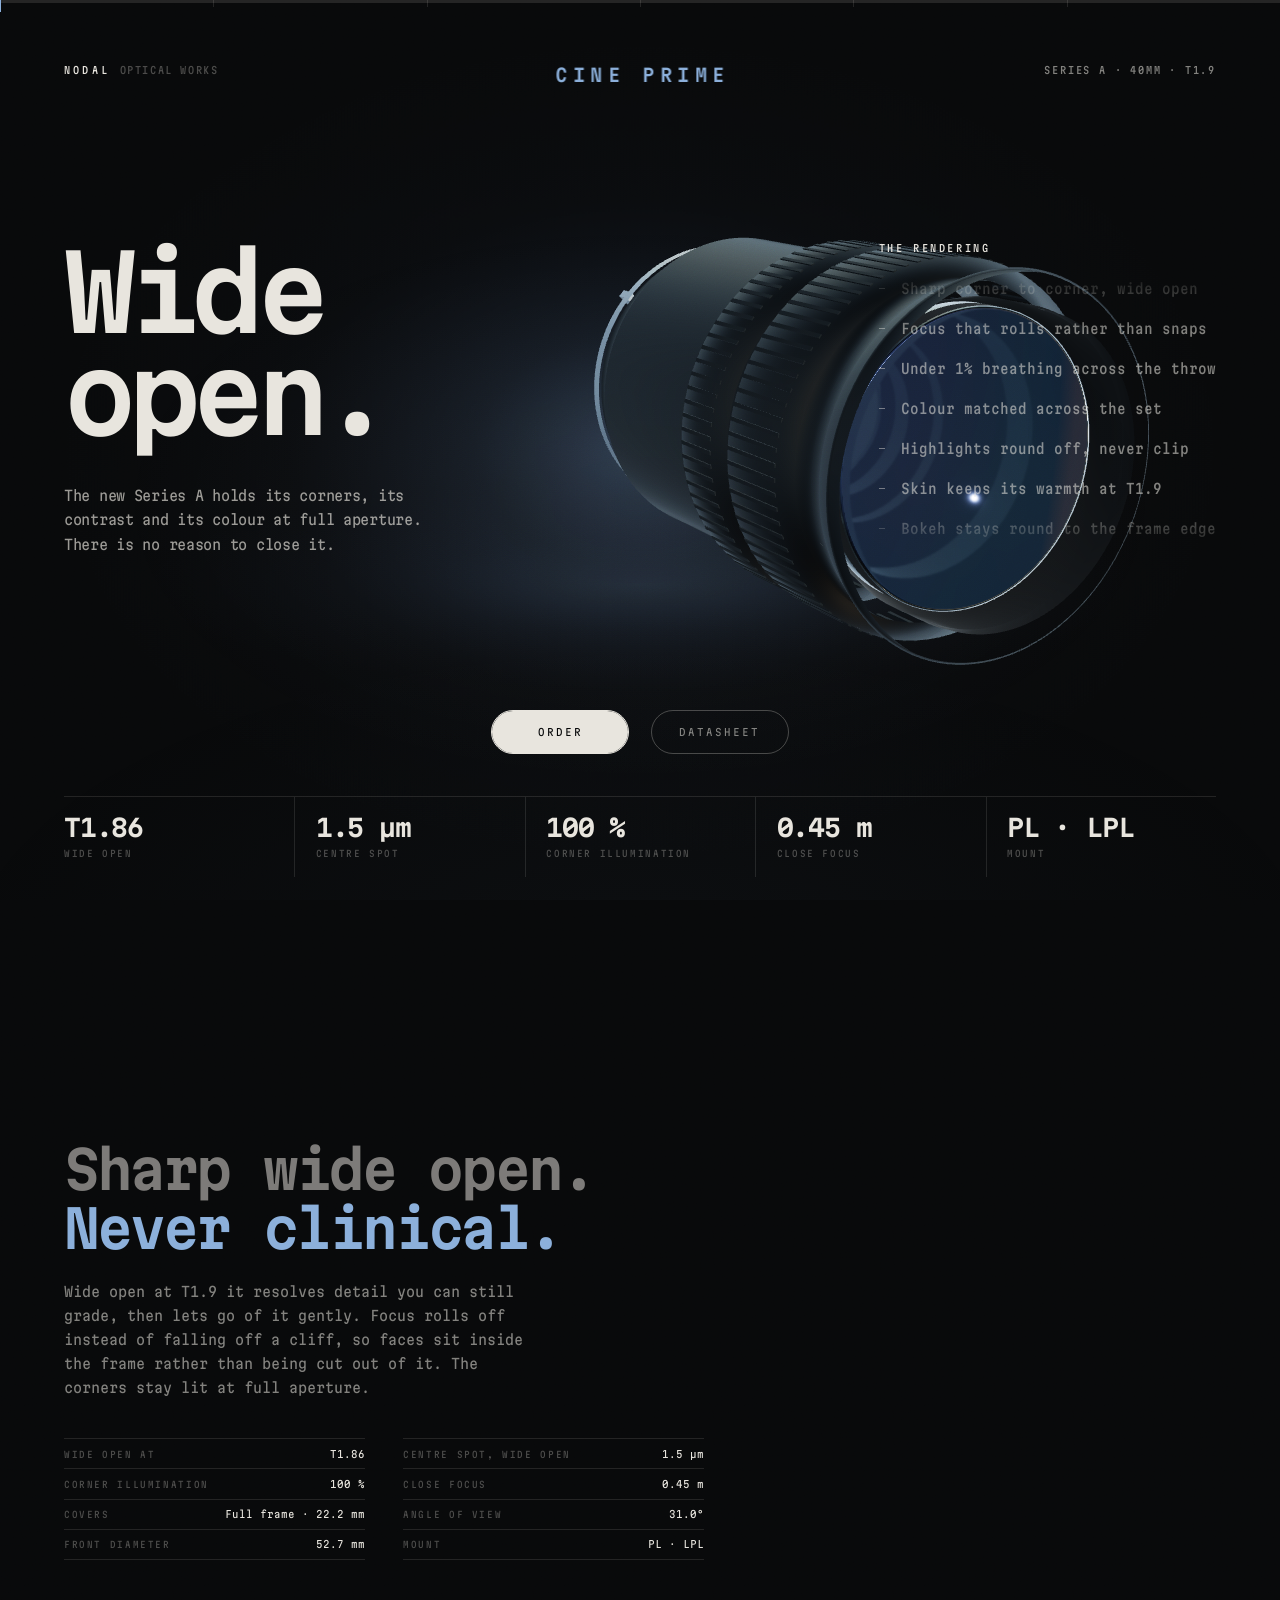
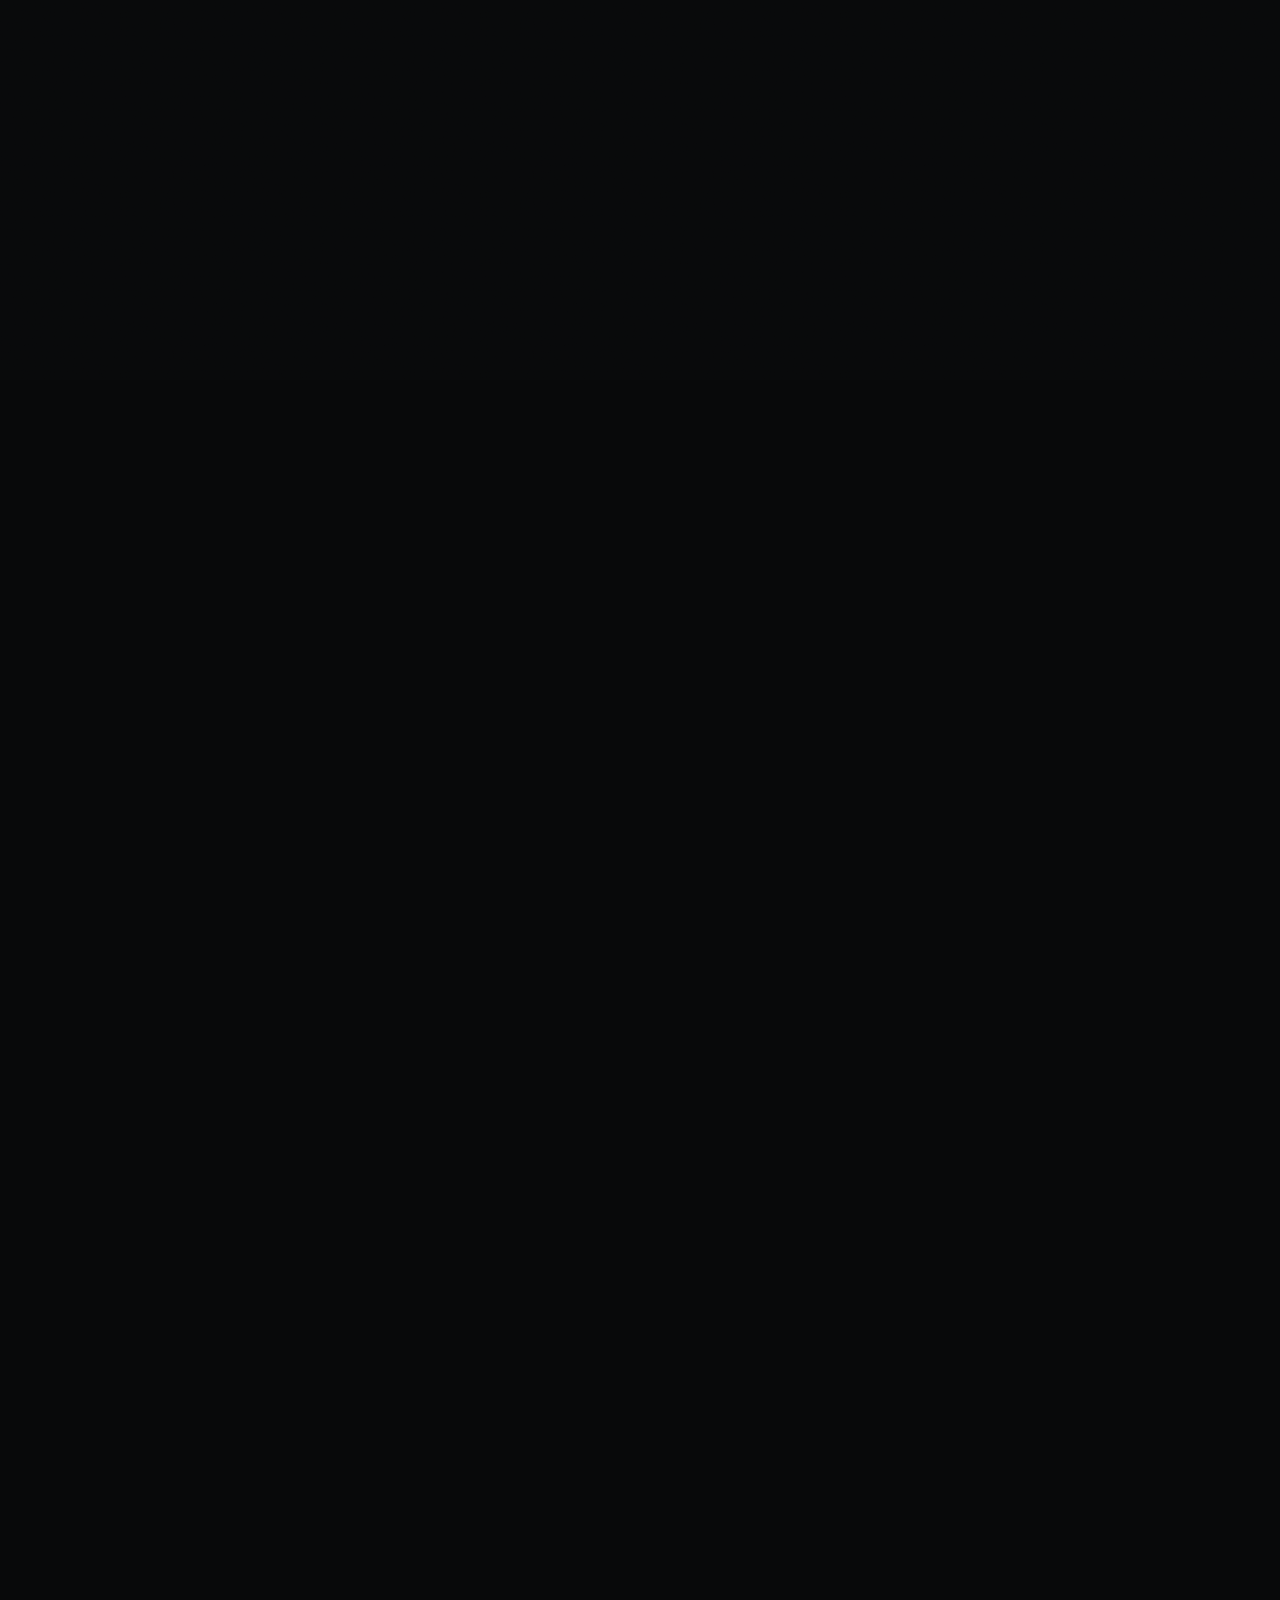
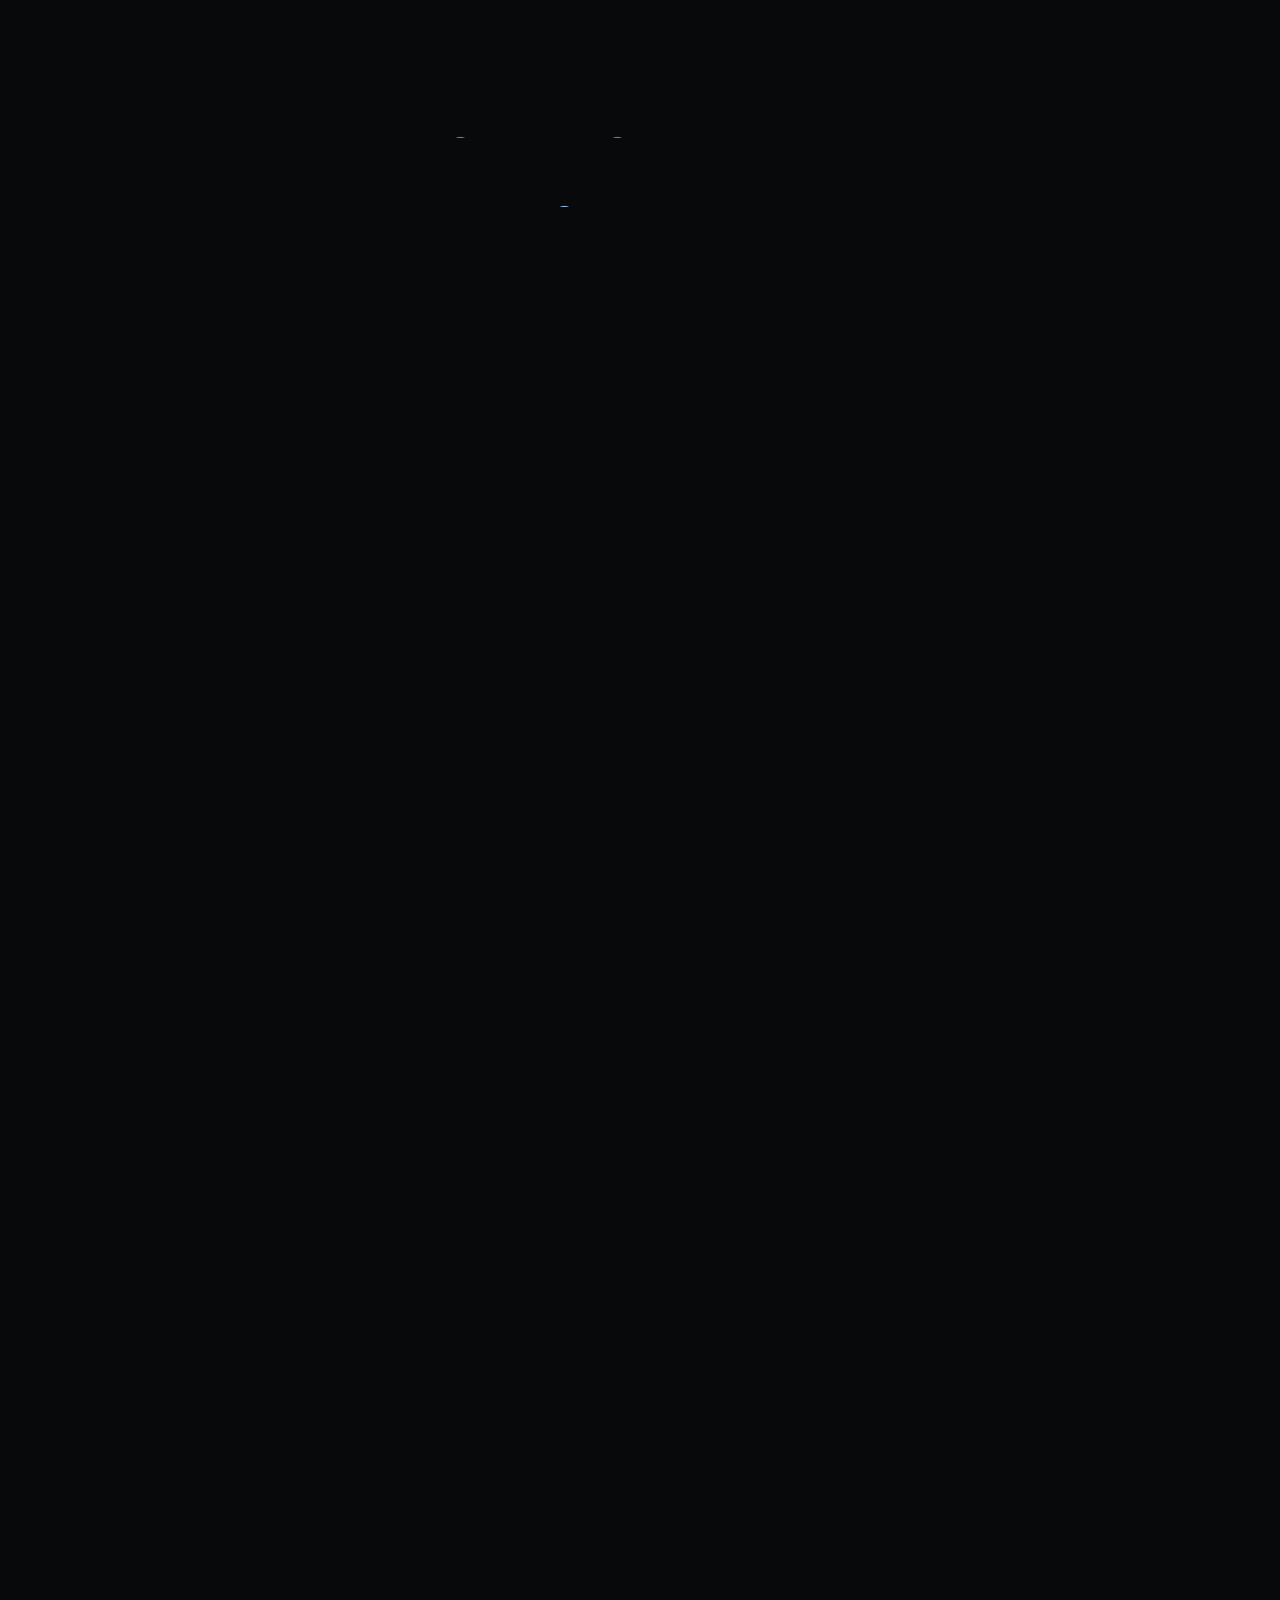
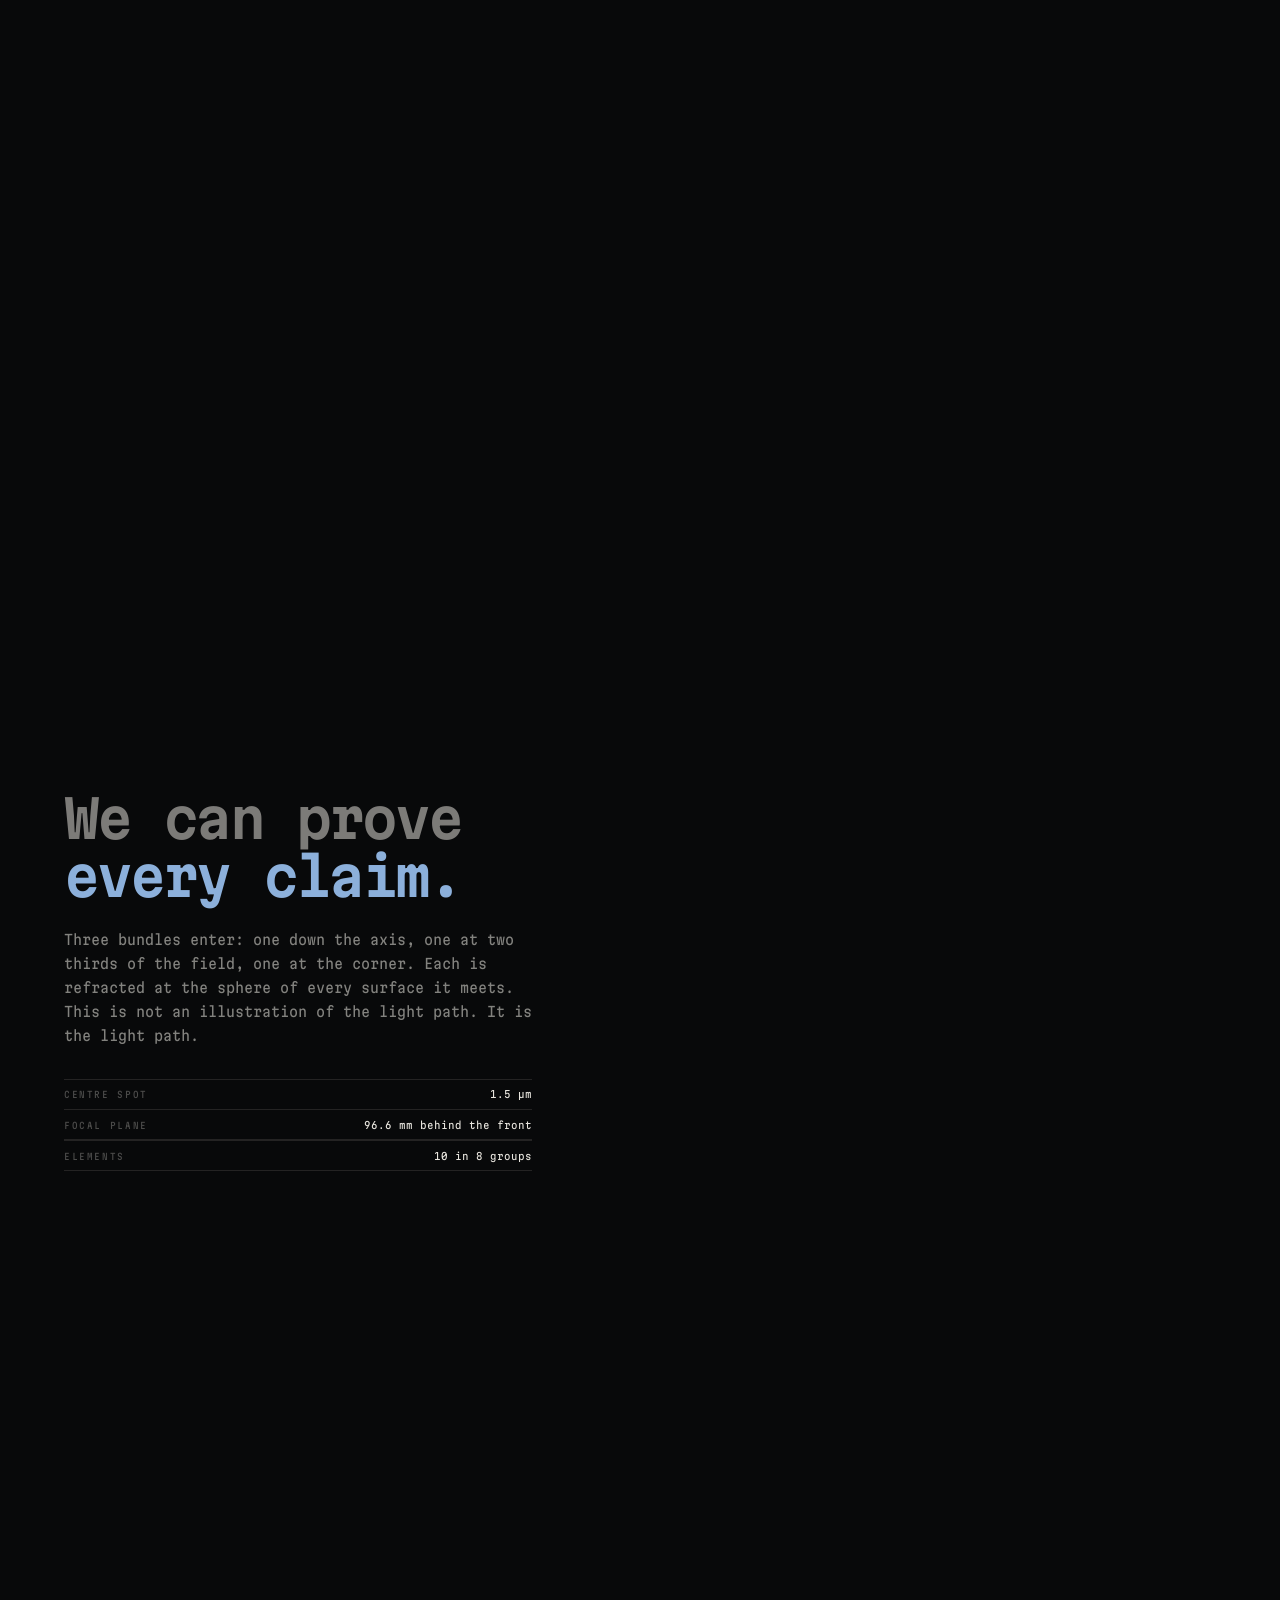
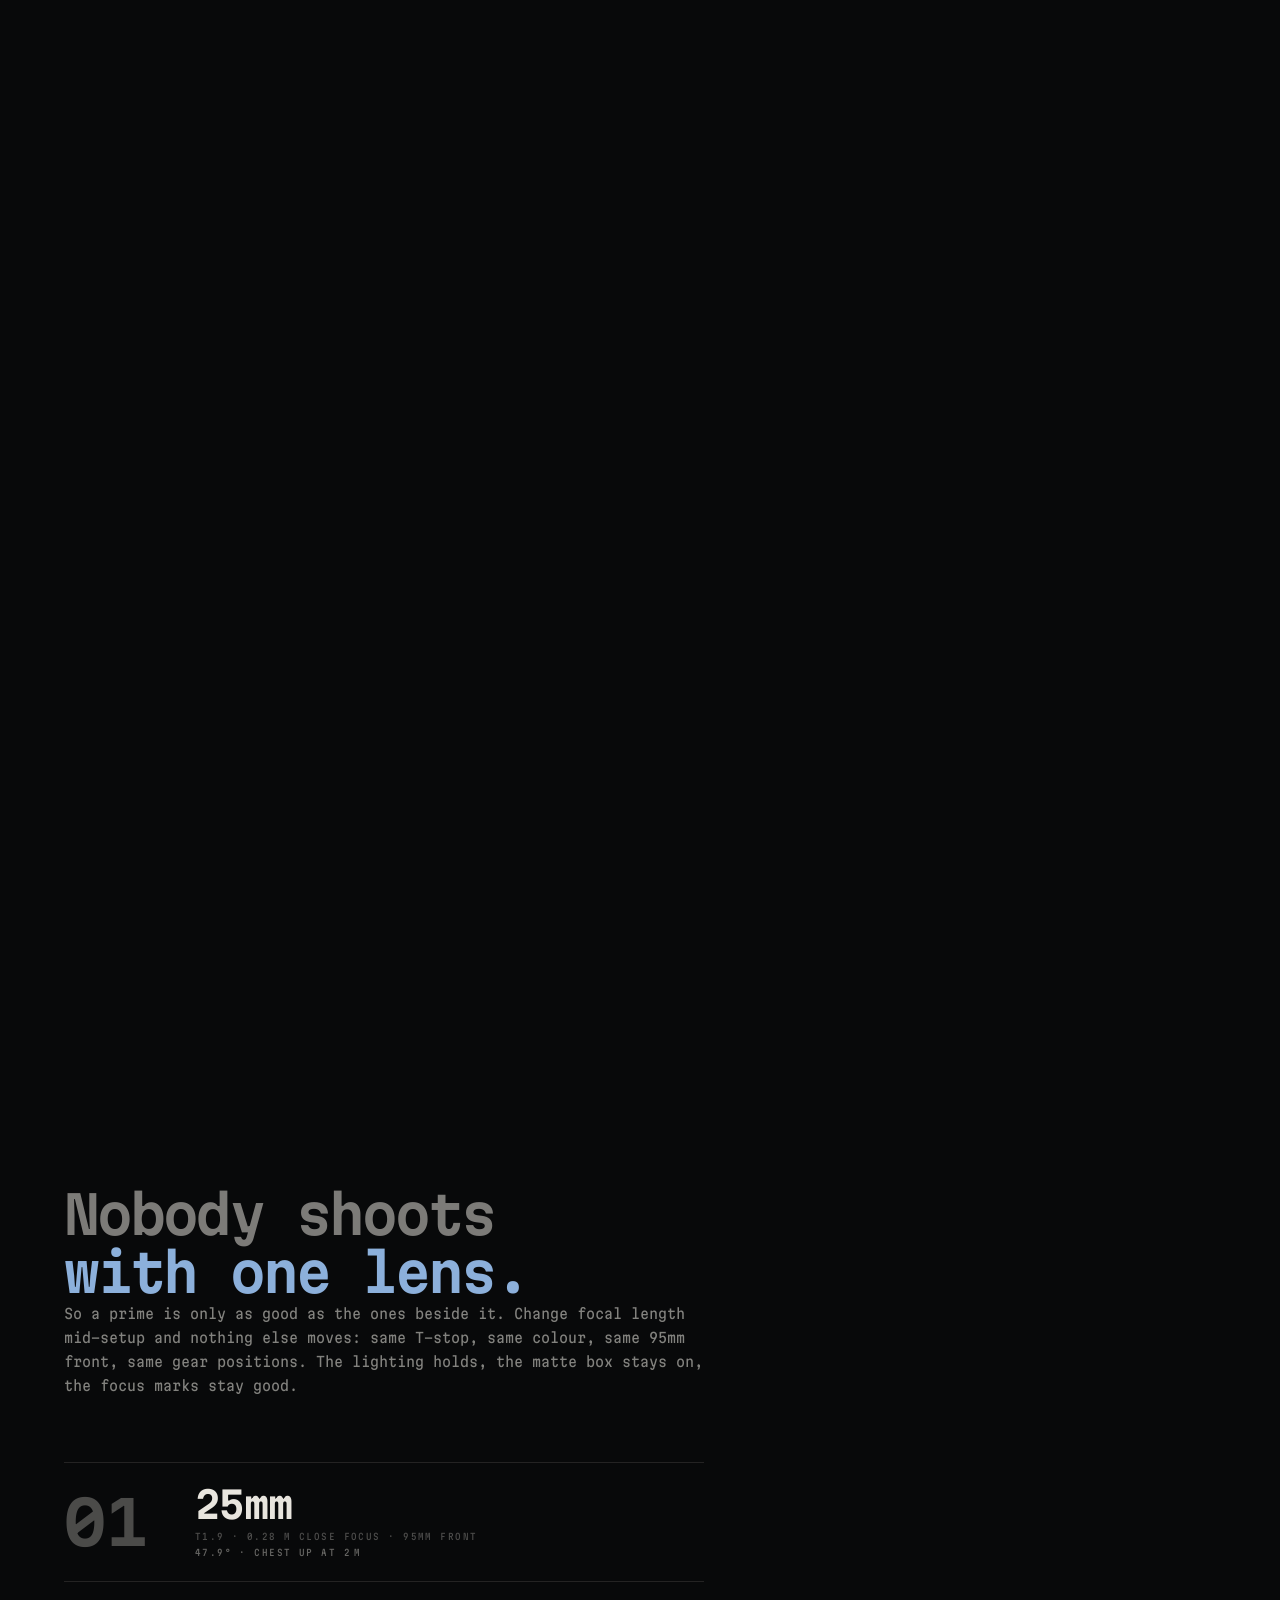
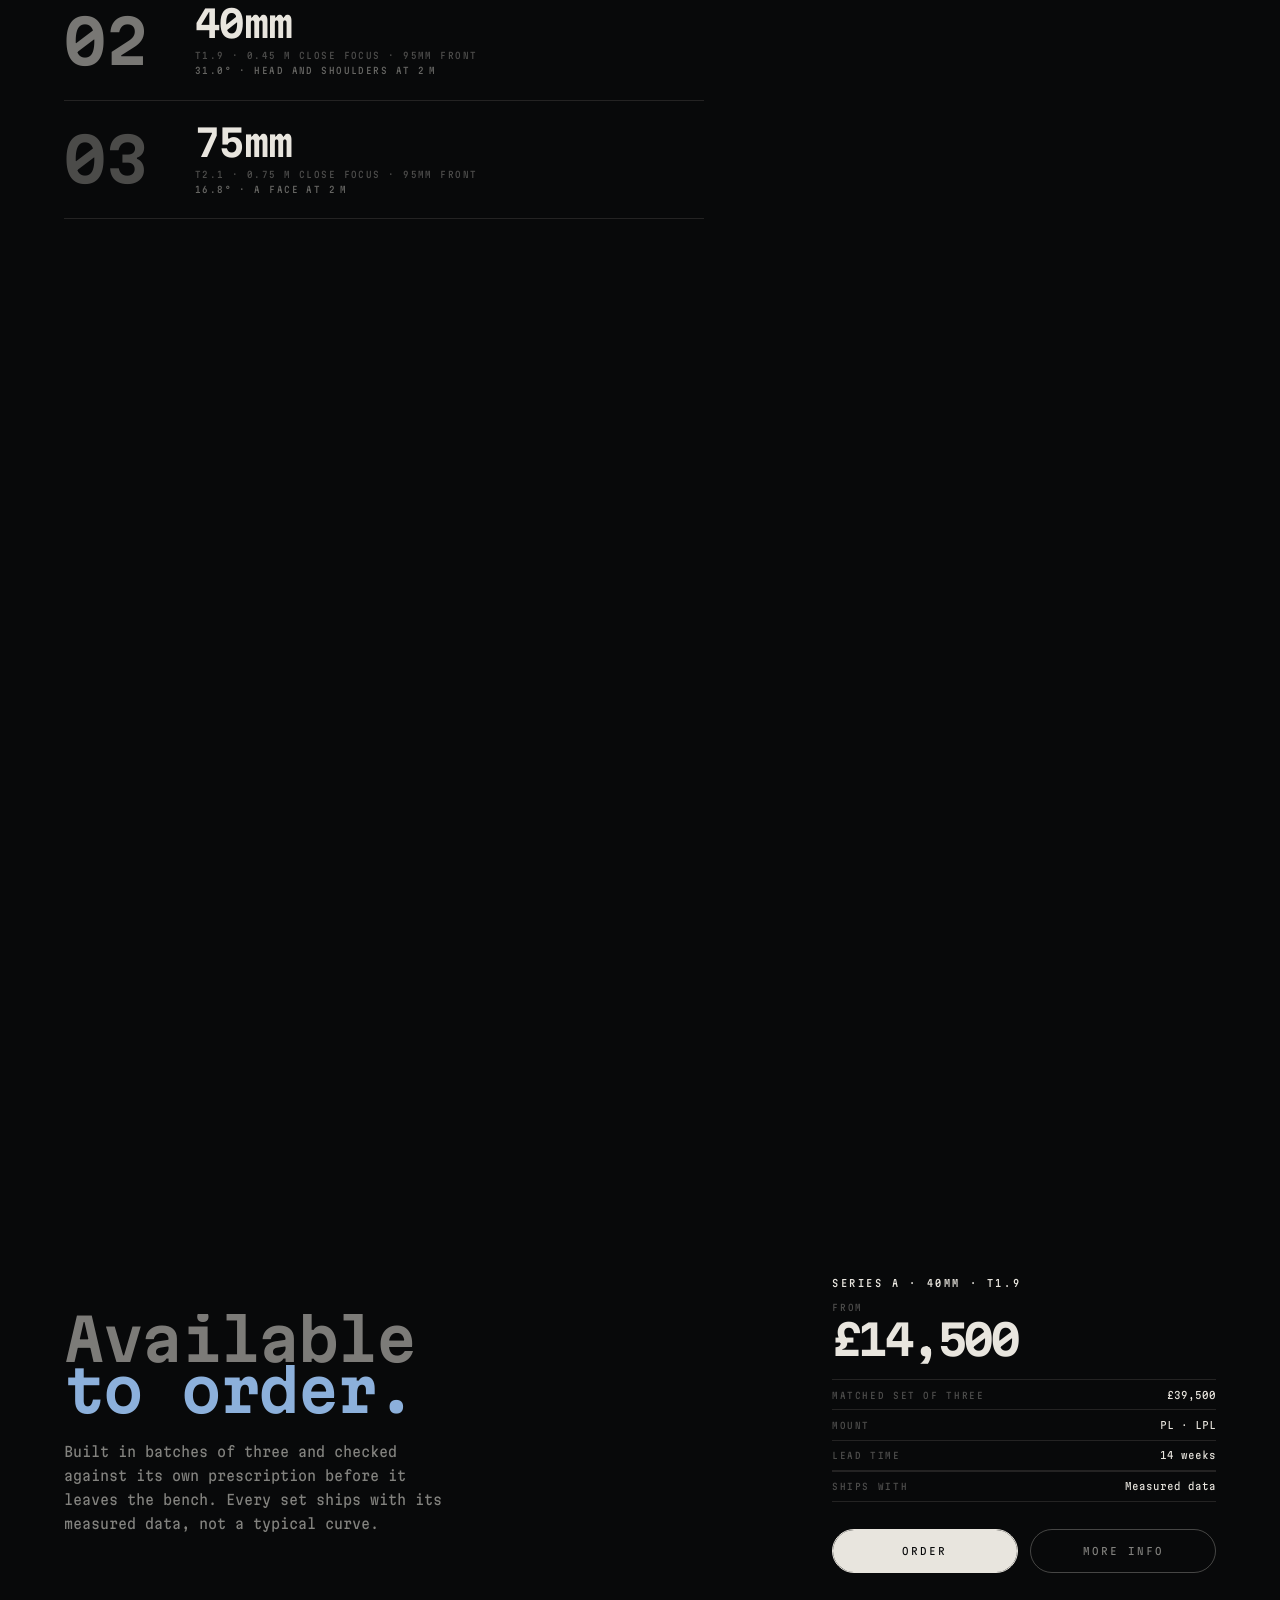
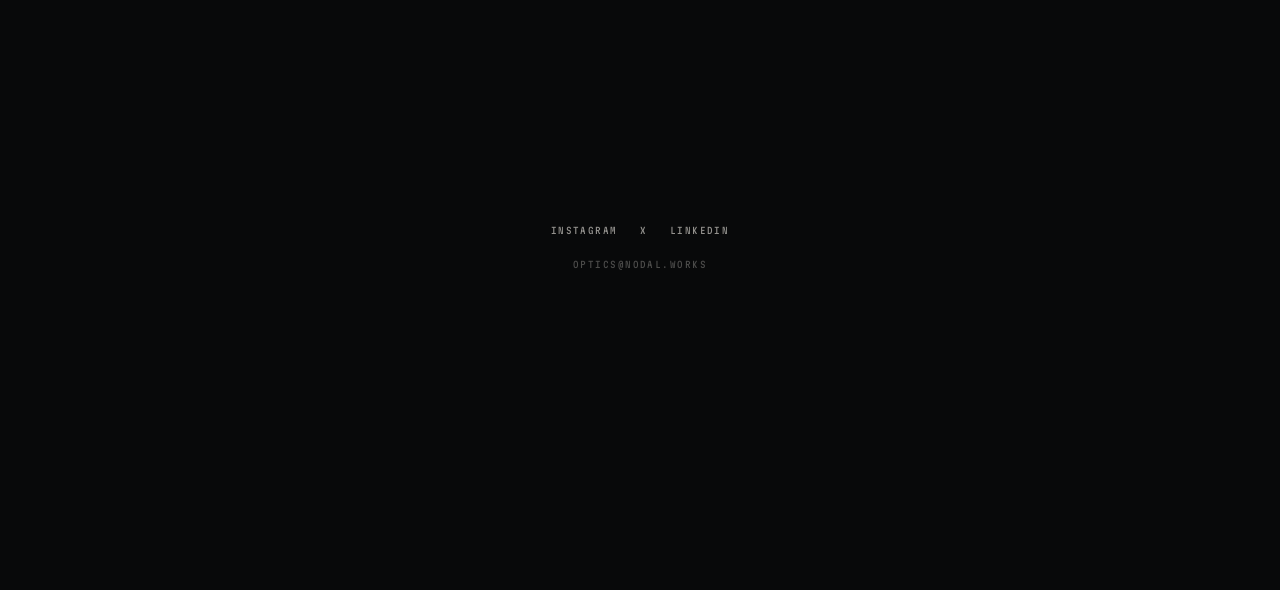
<file: index.html>
<!doctype html>
<html lang="en">
<head>
<meta charset="utf-8">
<meta name="viewport" content="width=device-width, initial-scale=1, viewport-fit=cover">
<title>NODAL — Series A 40mm T1.9</title>
<meta name="description" content="A 40mm T1.9 cine prime where every surface exists because the light required it. Sharp wide open, never clinical.">
<link rel="preconnect" href="https://fonts.googleapis.com">
<link rel="preconnect" href="https://fonts.gstatic.com" crossorigin>
<link href="https://fonts.googleapis.com/css2?family=Martian+Mono:wdth,wght@75..112.5,100..800&display=swap" rel="stylesheet">
<link rel="stylesheet" href="styles.css">
</head>
<body>

<div id="vh-probe" aria-hidden="true"></div>

<!-- The pointer. Built by JS from the lens's own blade count. -->
<div class="cursor" data-cursor aria-hidden="true"><svg viewBox="-20 -20 40 40"><polygon data-cursor-iris></polygon></svg></div>
<div class="cursor-mark" data-cursor-mark aria-hidden="true"></div>

<canvas id="stage" aria-hidden="true"></canvas>
<div class="pool" aria-hidden="true"></div>
<div class="grain" aria-hidden="true"></div>

<!-- Persistent chrome. Not a header: fixed marks in the corners, so the page
     never has a bar sitting on top of the object. -->
<div class="chrome" aria-hidden="true">
  <div class="chrome-tl">
    <span class="mark">NODAL</span>
    <span class="mark-sub">Optical Works</span>
  </div>
  <div class="chrome-tr">
    <span data-spec="designation">Series A</span>
  </div>
  <div class="chrome-tc">
    <span data-rail-now></span>
  </div>
</div>

<!-- Progress: a bar across the top edge, ticked once per chapter. The native
     scrollbar is hidden, so this is the only indicator on the page. JS places
     the ticks from the sections themselves. -->
<nav class="rail" aria-hidden="true">
  <span class="rail-track"></span>
  <ol class="rail-ticks" data-rail-ticks></ol>
  <i class="rail-index" data-rail-index></i>
</nav>

<main>

  <!-- ───────────────────────── 00 · HERO ─────────────────────────
       Dead on the optical axis, tight enough that the front element fills the
       frame. It opens black because you are looking into an unlit tube, which
       is the honest state of that shot rather than a fade we invented. -->
  <section class="chapter chapter--hero" data-chapter data-label="Cine prime">
    <div class="pad pad--hero">

      <!-- Two blocks flanking the object, arriving from the edge they sit on,
           and a foot carrying the ask and the numbers. Nothing here repeats
           anything else on the plate: the designation lives in the chrome, the
           chapter name is suppressed, and the two copy blocks make different
           arguments. -->
      <div class="hero-body">
        <div class="hero-copy hero-copy--left">
          <!-- Two words, one per line, both at full foreground. A dimmed
               setup line needs a setup word; "Wide open." has no spare word to
               give away, so the value split comes off and the whole thing sits
               forward. -->
          <h1 class="display display--xl">
            <span class="line" data-reveal-line>Wide</span>
            <span class="line" data-reveal-line>open.</span>
          </h1>

          <!-- Fades in place. It used to open from zero height and shove the
               headline upward, which meant the one fixed thing in the frame
               moved every time the copy arrived. -->
          <p class="lede">
            The new Series A holds its corners, its contrast and its colour at full
            aperture. There is no reason to close it.
          </p>
        </div>

        <div class="hero-copy hero-copy--right">
          <p class="tag">The rendering</p>
          <!-- A slow vertical feed, masked to nothing at both ends so lines
               arrive and leave rather than appearing and cutting off. The list
               is duplicated once and the track travels exactly -50%, which is
               what makes the loop seamless. -->
          <div class="ticker">
            <ul class="ticker-track" data-ticker>
              <li>Sharp corner to corner, wide open</li>
              <li>Focus that rolls rather than snaps</li>
              <li>Under 1% breathing across the throw</li>
              <li>Colour matched across the set</li>
              <li>Highlights round off, never clip</li>
              <li>Skin keeps its warmth at T1.9</li>
              <li>Bokeh stays round to the frame edge</li>
              <li>No focus shift down to T5.6</li>
              <li>Flare is controlled, never sterile</li>
              <li>Longitudinal colour under 4&thinsp;&micro;m</li>
              <li>Ten elements in eight groups</li>
              <li>300&deg; throw, geared at 0.8 module</li>
              <li>One front diameter across the set</li>
              <li>Holds contrast in backlight</li>
              <li>Nine blades, round to T8</li>
              <li>Distortion under 0.4% at the corner</li>
              <li>Shimmable at the mount</li>
              <li>1.4&thinsp;kg, balanced behind the rods</li>
            </ul>
          </div>
        </div>
      </div>

      <div class="hero-foot">
        <!-- The clip the buttons slide out of. See .hero-actions-clip. -->
        <div class="hero-actions-clip">
          <div class="hero-actions">
            <a class="cta cta--fill" href="mailto:optics@nodal.works">
              <span>Order</span>
            </a>
            <a class="cta cta--ghost" href="mailto:optics@nodal.works?subject=Datasheet">
              <span>Datasheet</span>
            </a>
          </div>
        </div>

        <!-- Drawn from the centre outward during act one, so the opening has
             a second element besides the name and the frame gets an anchor
             before anything else lands on it. -->
        <span class="hero-rule" data-hero-rule aria-hidden="true"></span>

        <dl class="hero-metrics">
          <div><dd data-spec="tstopFull">&mdash;</dd><dt>Wide open</dt></div>
          <div><dd data-spec="rms">&mdash;</dd><dt>Centre spot</dt></div>
          <div><dd>100 %</dd><dt>Corner illumination</dt></div>
          <div><dd>0.45 m</dd><dt>Close focus</dt></div>
          <div><dd>PL &middot; LPL</dd><dt>Mount</dt></div>
        </dl>
      </div>

    </div>
  </section>

  <!-- ───────────────────────── 01 · RENDERING ─────────────────────────
       What a cinematographer actually buys: what it does to an image. -->
  <section class="chapter chapter--object" data-chapter data-label="01 &mdash; Rendering">
    <div class="pad pad--left">
      <h2 class="title">
        <span class="line" data-reveal-line>Sharp wide open.</span>
        <span class="line accent" data-reveal-line>Never clinical.</span>
      </h2>
      <p class="body" data-reveal>
        Wide open at T1.9 it resolves detail you can still grade, then lets go of it
        gently. Focus rolls off instead of falling off a cliff, so faces sit inside the
        frame rather than being cut out of it. The corners stay lit at full aperture.
      </p>

      <dl class="specs" data-reveal>
        <div><dt>Wide open at</dt><dd data-spec="tstopFull">&mdash;</dd></div>
        <div><dt>Centre spot, wide open</dt><dd data-spec="rms">&mdash;</dd></div>
        <div><dt>Corner illumination</dt><dd>100 %</dd></div>
        <div><dt>Close focus</dt><dd>0.45 m</dd></div>
        <div><dt>Covers</dt><dd data-spec="circle">&mdash;</dd></div>
        <div><dt>Angle of view</dt><dd data-spec="aov">&mdash;</dd></div>
        <div><dt>Front diameter</dt><dd data-spec="frontdia">&mdash;</dd></div>
        <div><dt>Mount</dt><dd>PL &middot; LPL</dd></div>
      </dl>
    </div>
  </section>

  <!-- ───────────────────────── 02 · BLANK BEAT ─────────────────────────
       Two cards in one frame. The beat is the only chapter with room for a
       statement — the object is small, lifted and pushed back — so the claim
       that used to drift across the exploded view is made here instead, where
       it has air. The swap is scrubbed by scroll, not triggered, so it reverses
       exactly like everything else. -->
  <section class="chapter chapter--beat" data-chapter data-label="02 &mdash; The cost">
    <div class="pad pad--centre pad--beat">
      <div class="beat-stack">
        <div class="beat-card" data-beat="a">
          <h2 class="display display--l">
            <span class="line" data-reveal-line>Then you</span>
            <span class="line accent" data-reveal-line>take it apart.</span>
          </h2>
          <p class="beat-sub">
            Ten elements in eight groups. Not one of them is there to make up
            the numbers.
          </p>
        </div>
        <div class="beat-card" data-beat="b">
          <h2 class="display display--l">
            <span class="line" data-reveal-line>This is what</span>
            <span class="line accent" data-reveal-line>T<span data-spec="tstop2">1.9</span> costs.</span>
          </h2>
          <p class="beat-sub">
            Two anomalous-dispersion elements and a cemented triplet, carried so
            the corners hold at full aperture.
          </p>
        </div>
      </div>
    </div>
  </section>

  <!-- ───────────────────────── 03 · INSIDE (signature) ───────────────────────── -->
  <section class="chapter chapter--explode" data-chapter data-label="03 &mdash; Inside">
    <div class="pad pad--inside">
      <!-- No headline and no eyebrow. The claim was made in the beat, the
           chapter number lives in the top bar, and the page's best moment does
           not need a caption sitting on top of it. -->

      <!-- Element callouts. Positions are written by JS from the projected
           screen position of each group, so a label always sits on its glass. -->
      <ol class="legend" data-legend></ol>
    </div>
    <div class="callouts" data-callouts aria-hidden="true"></div>
    <!-- The inspector. Filled and positioned from the group under the pointer
         once the stack is fully open. -->
    <div class="probe" data-probe aria-hidden="true"></div>
  </section>

  <!-- ───────────────────────── 04 · PROOF ───────────────────────── -->
  <section class="chapter chapter--trace" data-chapter data-label="04 &mdash; Proof">
    <div class="pad pad--figure">
      <!-- "We can show you / the light." put a 15-character line over a
           10-character one, and the orphaned "you" was doing the damage at
           either end of the break. This says the same thing for a Proof
           chapter and splits 12/11. -->
      <h2 class="title">
        <span class="line" data-reveal-line>We can prove</span>
        <span class="line accent" data-reveal-line>every claim.</span>
      </h2>
      <p class="body" data-reveal>
        Three bundles enter: one down the axis, one at two thirds of the field, one at
        the corner. Each is refracted at the sphere of every surface it meets. This is
        not an illustration of the light path. It is the light path.
      </p>

      <dl class="specs specs--stack" data-reveal>
        <div><dt>Centre spot</dt><dd data-spec="rms">&mdash;</dd></div>
        <div><dt>Focal plane</dt><dd data-spec="focus">&mdash;</dd></div>
        <div><dt>Elements</dt><dd data-spec="elements">&mdash;</dd></div>
      </dl>
    </div>
  </section>

  <!-- ───────────────────────── 05 · THE SET ───────────────────────── -->
  <section class="chapter chapter--series" data-chapter data-label="05 &mdash; The set">
    <div class="pad pad--series">
      <!-- "You don't buy one." was a riddle: it withholds the subject and
           makes the reader solve for it. This states the situation first, and
           the body then says what the matching actually buys you on the day. -->
      <h2 class="title">
        <span class="line" data-reveal-line>Nobody shoots</span>
        <span class="line accent" data-reveal-line>with one lens.</span>
      </h2>
      <p class="body body--set" data-reveal>
        So a prime is only as good as the ones beside it. Change focal length
        mid-setup and nothing else moves: same T-stop, same colour, same 95mm
        front, same gear positions. The lighting holds, the matte box stays on,
        the focus marks stay good.
      </p>
      <ol class="index">
        <li data-reveal data-set="0">
          <span class="idx">01</span>
          <div class="idx-body">
            <h3>25mm</h3>
            <p class="idx-meta">T1.9 &middot; 0.28m &middot; 95mm front</p>
          </div>
        </li>
        <li data-reveal class="is-current" data-set="1">
          <span class="idx">02</span>
          <div class="idx-body">
            <h3>40mm</h3>
            <p class="idx-meta">T<span data-spec="tstop2">1.9</span> &middot; 0.45m &middot; 95mm front</p>
          </div>
        </li>
        <li data-reveal data-set="2">
          <span class="idx">03</span>
          <div class="idx-body">
            <h3>75mm</h3>
            <p class="idx-meta">T2.1 &middot; 0.75m &middot; 95mm front</p>
          </div>
        </li>
      </ol>
      <!-- Filled and shown by JS on hover. See SET in src/main.js. -->
      <div class="setcard" data-setcard aria-hidden="true"></div>
    </div>
  </section>

  <!-- ───────────────────────── 06 · ENQUIRE ───────────────────────── -->
  <section class="chapter chapter--end" data-chapter data-label="06 &mdash; Order">
    <div class="pad pad--end">
      <!-- The object stands dead centre so the glow behind it actually does
           something, and the two columns flank it: the promise on the left,
           the terms and the ask on the right. -->
      <div class="end-body">
        <div class="end-copy end-copy--left">
          <h2 class="display display--l">
            <span class="line" data-reveal-line>Available</span>
            <span class="line accent" data-reveal-line>to order.</span>
          </h2>
          <p class="body body--end" data-reveal>
            Built in batches of three and checked against its own prescription
            before it leaves the bench. Every set ships with its measured data,
            not a typical curve.
          </p>
        </div>

        <div class="end-copy end-copy--right" data-reveal>
          <p class="tag">Series A &middot; 40mm &middot; T<span data-spec="tstop2">1.9</span></p>
          <p class="end-price"><span>From</span>&pound;14,500</p>
          <dl class="specs specs--stack end-specs">
            <div><dt>Matched set of three</dt><dd>&pound;39,500</dd></div>
            <div><dt>Mount</dt><dd>PL &middot; LPL</dd></div>
            <div><dt>Lead time</dt><dd>14 weeks</dd></div>
            <div><dt>Ships with</dt><dd>Measured data</dd></div>
          </dl>
          <div class="end-actions">
            <a class="cta cta--fill" href="mailto:optics@nodal.works?subject=Order%20%C2%B7%20Series%20A%2040mm">
              <span>Order</span>
            </a>
            <a class="cta cta--ghost" href="mailto:optics@nodal.works?subject=Series%20A%2040mm">
              <span>More info</span>
            </a>
          </div>
        </div>
      </div>

      <!-- Below the whole row, not inside it. Pinned to the grid's end put it
         at the foot of the ROW, which stops well above the standing lens, so
         it landed across the barrel. Hrefs are placeholders. -->
      <div class="end-social" data-reveal>
        <ul class="social">
          <li><a href="#">Instagram</a></li>
          <li><a href="#">X</a></li>
          <li><a href="#">LinkedIn</a></li>
        </ul>
        <a class="end-mail" href="mailto:optics@nodal.works">optics@nodal.works</a>
      </div>
    </div>
  </section>

</main>

<noscript>
  <p class="noscript">This page draws a lens from its optical prescription in real time, so it needs JavaScript.</p>
</noscript>

<script type="importmap">
{
  "imports": {
    "three": "./vendor/three.module.js"
  }
}
</script>
<script type="module" src="./src/main.js"></script>
</body>
</html>
</file>
<file: styles.css>
/*
 * NODAL — styles.
 *
 * The page has two grounds, not one. Optical chapters run on near-black where
 * glass and light can be seen; document chapters run on warm paper where a
 * specification can be read. A single `--plate` value (0 = black, 1 = paper)
 * is written by JS every frame, and every colour below derives from it, so the
 * whole page turns as one thing rather than as a set of themed components.
 *
 * Hierarchy on either ground comes from fractional alpha of ONE foreground
 * colour, never from separate grey values. That is what keeps a two-ground
 * page from needing two palettes.
 */

:root {
  /* ---- the two plates. Constants; nothing reads these directly ---- */
  --black-bg:      8, 9, 10;         /* #08090a */
  --black-fg:      232, 229, 222;    /* #e8e5de */
  --black-accent:  140, 176, 219;    /* #8cb0db — the coating bloom, hue 213 */

  --paper-bg:      237, 233, 224;    /* #ede9e0 — warm bone, never white */
  --paper-fg:      28, 29, 31;       /* #1c1d1f — ink, never pure black */
  --paper-accent:  46, 79, 118;      /* #2e4f76 — same hue, dark enough for paper */

  /* ---- live tokens, written by JS each frame. Black is the initial state ---- */
  --plate: 0;
  --turn: 0;      /* 1 at the midpoint of a plate turn, 0 at either end */
  --bg-rgb:     8, 9, 10;
  --fg-rgb:     232, 229, 222;
  --accent-rgb: 140, 176, 219;

  /* Dark ink on light paper washes out faster than light ink on dark, so the
     alphas open up as the page turns. Same hierarchy, both grounds. */
  --a-muted:   calc(0.55 + 0.10 * var(--plate));
  --a-faint:   calc(0.30 + 0.17 * var(--plate));
  --a-rule:    calc(0.12 + 0.07 * var(--plate));
  --a-whisper: calc(0.05 + 0.03 * var(--plate));

  --bg:      rgb(var(--bg-rgb));
  --fg:      rgb(var(--fg-rgb));
  --accent:  rgb(var(--accent-rgb));
  --muted:   rgba(var(--fg-rgb), var(--a-muted));
  --faint:   rgba(var(--fg-rgb), var(--a-faint));
  --rule:    rgba(var(--fg-rgb), var(--a-rule));
  --whisper: rgba(var(--fg-rgb), var(--a-whisper));

  /* ---- type ----
     One family, monospaced, everywhere.
     
     Every number on this page is a reading — T1.86, 1.5 µm, 0.45 m, 300°,
     0.8 module — and fixed-pitch figures are what a measuring instrument
     prints. A proportional face makes those look like marketing; this makes
     the spec strip look like a datasheet, which is what it is.
     
     `wdth` runs 75–112.5, so the contrast is drawn-in labels against
     full-width display. Mono carries far more advance per character than a
     proportional face, so every size below is smaller than its predecessor
     and the line-heights are looser: the same px in mono is a much wider and
     tighter-set line. */
  --sans: 'Martian Mono', ui-monospace, SFMono-Regular, Menlo, monospace;
  --wide: 'wdth' 100,   'wght' 620;   /* display  */
  --semi: 'wdth'  96,   'wght' 620;   /* headings */
  --tech: 'wdth'  79,   'wght' 450;   /* small technical labels */
  --read: 'wdth'  88,   'wght' 380;   /* running copy */

  /* One slope, shared by every clamp, so the whole scale moves on one curve.
     It carries PX, not a bare ratio: dividing a length by a number keeps the
     unit. Every multiplier below is therefore the pixel distance that size
     travels between 375px and 1600px, never a rem-like factor. Getting this
     wrong silently pins the whole scale near its minimum. */
  --slope: calc((100vw - 375px) / (1600 - 375));

  --t-display: clamp(3.5rem, calc(3.5rem + 152 * var(--slope)), 13rem);
  --t-title:   clamp(1.75rem, calc(1.75rem + 33 * var(--slope)), 3.85rem);
  --t-sub:     clamp(1.5rem, calc(1.5rem + 17.6 * var(--slope)), 2.6rem);
  --t-body:    clamp(0.78rem, calc(0.78rem + 2 * var(--slope)), 0.9rem);
  --t-label:   0.625rem;    /* 10px */
  /* How far a line sits below its own mask when hidden.
     It must clear the mask, and the mask is TALLER than the line box by the
     descender padding on `.line` — so 105% (the obvious value) leaves the tops
     of the glyphs peeking out the bottom. Worst case across the display sizes
     works out at 123%; this carries a margin. The extra travel happens entirely
     out of sight, so the visible motion is unchanged. */
  --mask-hide: 128%;

  --t-micro:   0.5625rem;   /*  9px — fixed pitch has no tight pairs, so it
                               holds up small better than a proportional face */

  /* ---- motion ----
     Three curves, not one. A page where every transition shares a single
     easing has no body language, whatever that easing is. */
  --ease-reveal: cubic-bezier(0.16, 1, 0.30, 1);      /* expo out — entrances */
  --ease-settle: cubic-bezier(0.34, 1.42, 0.44, 1);   /* overshoot — UI, hovers */
  --ease-plate:  cubic-bezier(0.76, 0, 0.24, 1);      /* expo in-out — the turn */

  --gutter: clamp(1.5rem, 5vw, 5.5rem);
  --col:    min(52ch, 88vw);   /* 46ch left "aperture." alone on a sixth line */
}

* { box-sizing: border-box; }

html {
  background: var(--bg);
  scroll-behavior: auto;   /* Lenis owns scroll; native smoothing fights it */
}

body {
  margin: 0;
  background: var(--bg);
  color: var(--fg);
  font-family: var(--sans);
  font-variation-settings: var(--read);
  font-size: var(--t-body);
  font-variant-numeric: tabular-nums;
  -webkit-font-smoothing: antialiased;
  text-rendering: optimizeLegibility;
  overflow-x: hidden;
}

::selection { background: rgba(var(--fg-rgb), 0.22); color: var(--bg); }

/* The page carries its own progress, so the native indicator is redundant
   furniture. Hidden in every engine rather than merely styled thin. */
::-webkit-scrollbar { width: 0; height: 0; display: none; }
html { scrollbar-width: none; }
body { -ms-overflow-style: none; }

:focus-visible {
  outline: 1px solid var(--accent);
  outline-offset: 2px;
}

#vh-probe {
  position: fixed;
  inset: 0;
  pointer-events: none;
  visibility: hidden;
  z-index: -1;
}

/* The object sits behind everything, always. Chapters scroll over it rather
   than each owning their own canvas — one persistent scene, never swapped. */
#stage {
  position: fixed;
  inset: 0;
  width: 100%;
  height: 100%;
  display: block;
  z-index: 2;
}

/* ---------------- wordmark ----------------
   Set behind the object at a size that owns the whole frame. Kept at a low
   alpha of the foreground so it reads as ground rather than as a competing
   headline, and it retires as soon as the first chapter has something to say.
   Each letter rides up through its own overflow mask, with the tracking
   closing from open to tight as it arrives, which is what stops the entrance
   reading as five things sliding rather than one word landing. */
.wordmark {
  position: fixed;
  inset: 0;
  z-index: 1;
  display: flex;
  align-items: center;
  justify-content: center;
  pointer-events: none;
  font-variation-settings: var(--wide);
  font-size: 25vw;
  line-height: 0.78;
  color: rgba(var(--fg-rgb), 0.085);
  opacity: var(--wordmark-o, 0);
  letter-spacing: 0.06em;
  transition: letter-spacing 2.1s var(--ease-reveal);
}
body.is-wordmark .wordmark { letter-spacing: -0.025em; }

.wm-letter { display: block; overflow: hidden; }
.wm-letter > i {
  display: block;
  font-style: normal;
  transform: translateY(112%);
  transition: transform 1.55s var(--ease-reveal);
}
body.is-wordmark .wm-letter > i { transform: translateY(0); }
.wm-letter:nth-child(1) > i { transition-delay: 0.06s; }
.wm-letter:nth-child(2) > i { transition-delay: 0.14s; }
.wm-letter:nth-child(3) > i { transition-delay: 0.22s; }
.wm-letter:nth-child(4) > i { transition-delay: 0.30s; }
.wm-letter:nth-child(5) > i { transition-delay: 0.38s; }

/* ---------------- overlays ---------------- */

/* A pool of light for the object to sit in, on the black plates only.
   This replaces a vignette. A vignette is subtractive: it darkens the corners,
   which makes an already-empty ground feel emptier. Lifting the middle gives
   the object a floor instead of taking away its edges. */
.pool {
  position: fixed;
  inset: 0;
  z-index: 3;
  pointer-events: none;
  opacity: calc(1 - var(--plate));
  transition: opacity 1.8s var(--ease-plate);
  background:
    radial-gradient(58% 44% at 50% 56%, rgba(var(--fg-rgb), 0.035), transparent 72%),
    radial-gradient(90% 60% at 50% 108%, rgba(var(--accent-rgb), 0.035), transparent 62%);
}
/* The opening has to start on TRUE black, so the DOM haze waits for the same
   beat as the glow in the scene rather than being up from the first frame. */
body:not(.is-lit) .pool { opacity: 0; }

.grain {
  position: fixed;
  inset: -120%;
  z-index: 4;
  pointer-events: none;
  /* Paper wants more tooth than a black studio does. */
  opacity: calc(0.11 + 0.09 * var(--plate));
  mix-blend-mode: overlay;
  background-image: url("data:image/svg+xml,%3Csvg xmlns='http://www.w3.org/2000/svg' width='180' height='180'%3E%3Cfilter id='n'%3E%3CfeTurbulence type='fractalNoise' baseFrequency='0.85' numOctaves='3' stitchTiles='stitch'/%3E%3C/filter%3E%3Crect width='100%25' height='100%25' filter='url(%23n)'/%3E%3C/svg%3E");
  animation: grain 5.2s steps(5) infinite;
}
@keyframes grain {
  0%,100% { transform: translate(0,0); }
  20%     { transform: translate(-3%, 2%); }
  40%     { transform: translate(2%, -3%); }
  60%     { transform: translate(-2%, -2%); }
  80%     { transform: translate(3%, 1%); }
}

/* ---------------- persistent chrome ---------------- */

/* The chrome and the progress bar wait for the object. During the opening the
   only things on screen should be the name and then the lens; a masthead and a
   scrubber sitting there from frame one gives the whole thing away. */
.chrome, .rail {
  opacity: 0;
  transition: opacity 1.4s var(--ease-reveal);
}
body.is-arrived .chrome,
body.is-arrived .rail { opacity: 1; }

.chrome {
  font-variation-settings: var(--tech);
  position: fixed;
  inset: 0;
  z-index: 6;
  pointer-events: none;
  font-family: var(--sans);
  font-size: var(--t-label);
  letter-spacing: 0.18em;
  text-transform: uppercase;
  color: var(--muted);
}
.chrome > div { position: absolute; display: flex; gap: 0.6rem; align-items: baseline; }
.chrome-tl { top: var(--gutter); left: var(--gutter); }
.chrome-tr { top: var(--gutter); right: var(--gutter); }
/* Top centre, under the progress bar. The bottom-left corner now belongs to
   the hero's specification strip, and a chapter name sitting on top of the
   first figure is worse than no chapter name at all. */
.chrome-tc {
  top: var(--gutter);
  transition: opacity 0.5s var(--ease-reveal);
  left: 50%;
  transform: translateX(-50%);
  color: var(--faint);
}

/* The hero's mark is not a chapter number — it is what the product IS — so it
   is the one coloured thing in the chrome and sits a size above the rest.
   Every other chapter keeps the plain 10px label.

   The left padding is not decoration: letter-spacing adds its gap AFTER every
   character including the last, so a centred, widely-tracked line sits half a
   tracking-unit left of true centre. Matching that space on the front puts it
   back. */
[data-rail-now].is-lead {
  color: var(--accent);
  font-size: clamp(0.8rem, calc(0.8rem + 7 * var(--slope)), 1.15rem);
  font-variation-settings: 'wdth' 88, 'wght' 560;
  letter-spacing: 0.3em;
  padding-left: 0.3em;
  transition: color 0.5s var(--ease-settle);
}

.mark { color: var(--fg); letter-spacing: 0.32em; font-weight: 500; }
.mark-sub { color: var(--faint); letter-spacing: 0.16em; }

/* ---------------- progress ----------------
   A bar across the very top edge, ticked once per chapter, with the fill
   growing left to right. It sits above the corner marks so it reads as part
   of the browser chrome rather than as another element competing inside the
   composition. */

.rail {
  position: fixed;
  top: 0;
  left: 0;
  right: 0;
  height: 3px;
  z-index: 7;
  pointer-events: none;
}
.rail-track { position: absolute; inset: 0; background: var(--rule); }

/* scaleX on a transform-origin: left, so the fill is a compositor job rather
   than a layout one and never costs a reflow while scrolling. */
.rail-index {
  position: absolute;
  inset: 0;
  background: var(--accent);
  transform-origin: left center;
  transform: scaleX(0);
  box-shadow: 0 0 12px rgba(var(--accent-rgb), 0.5);
}

.rail-ticks { list-style: none; margin: 0; padding: 0; position: absolute; inset: 0; }
.rail-ticks li {
  position: absolute;
  top: 0;
  width: 1px;
  height: 7px;
  background: var(--rule);
  transition: height 0.45s var(--ease-settle), background-color 0.45s var(--ease-settle);
}
.rail-ticks li.is-on { height: 12px; background: var(--accent); }

/* ---------------- chapters ---------------- */

/* The copy layer must not swallow pointer events, or the object underneath
   cannot be grabbed anywhere the chapters cover. Interactive children opt back
   in individually. */
main { position: relative; z-index: 5; pointer-events: none; }

/* Block, not flex. A flex chapter centres its sticky pad inside the tall
   section, which parks the pad hundreds of pixels down the viewport and stops
   `position: sticky` from ever pinning it. All alignment belongs to the pad. */
.chapter {
  position: relative;
  min-height: 100svh;
  display: block;
  pointer-events: none;
}
.chapter--hero    { min-height: 100svh; }
.chapter--object  { min-height: 200svh; }
.chapter--beat    { min-height: 150svh; }
.chapter--explode { min-height: 320svh; }   /* the long scrub, and the reason
                                                the explode has room to breathe */
.chapter--trace   { min-height: 230svh; }
.chapter--series  { min-height: 180svh; }
.chapter--end     { min-height: 130svh; }

.pad {
  padding: 0 var(--gutter);
  width: 100%;
  position: sticky;
  top: 0;
  min-height: 100svh;
  display: flex;
  flex-direction: column;
  justify-content: center;
}
/* The hero uses the whole plate. Copy holds the upper left, the object owns
   the centre, and the foot carries the ask and the numbers. Centring three
   floating blocks in the middle of the frame is what left a dead third at the
   bottom and made the composition read as unfinished. */
.pad--hero {
  justify-content: space-between;
  padding-top: clamp(4.5rem, 10vh, 7rem);
  padding-bottom: clamp(1.2rem, 2.6vh, 2rem);
}

.hero-body {
  flex: 1 1 auto;
  display: grid;
  grid-template-columns: minmax(0, 1.3fr) minmax(3rem, 0.62fr) minmax(0, 0.92fr);
  /* `align-content: center` keeps the auto row at its CONTENT height instead of
     letting grid stretch it to fill the pad — without it the row was 620px and
     the feed ran to fifteen lines. `align-items: stretch` then makes the right
     column exactly as tall as the left, so the two read as a matched pair. */
  align-content: center;
  align-items: stretch;
  gap: clamp(1.5rem, 3vw, 3rem);
  width: 100%;
}

/* Both blocks arrive in place. The movement in this sequence belongs to the
   headline being lifted by the copy that opens beneath it; two blocks sliding
   in from the sides on top of that is one motion too many. */
.hero-copy {
  opacity: 0;
  transition: opacity 1.15s var(--ease-reveal);
}
.hero-copy--left  { grid-column: 1; max-width: min(62ch, 100%); }
.hero-copy--right {
  grid-column: 3;
  max-width: min(38ch, 100%);
  justify-self: end;
  display: flex;
  flex-direction: column;
  min-height: clamp(9rem, 22vh, 14rem);
}
body.is-lit .hero-copy { opacity: 1; }
body.is-lit .hero-copy--right { transition-delay: 0.06s; }

/* The hero lede fades in place. It used to open from zero height and shove the
   headline upward, which meant the one fixed thing in the frame moved every
   time the copy arrived. */
.hero-copy--left .lede {
  opacity: 0;
  transform: translateY(0.8rem);
  transition: opacity 0.9s var(--ease-reveal), transform 0.9s var(--ease-reveal);
}
body.is-detailed .hero-copy--left .lede { opacity: 1; transform: none; }

.hero-copy--right .tag { margin-bottom: 0.9rem; }
.hero-copy--right .lede { margin-top: 0; }

/* Sized to its column: at the full display scale the headline overflows, and
   because `.line` masks with overflow:hidden that overflow is clipped rather
   than wrapped. */
.hero-copy .display--xl {
  font-size: clamp(2.4rem, calc(2.4rem + 88 * var(--slope)), 8.4rem);
  line-height: 0.98;
  letter-spacing: -0.075em;   /* mono sets loose; display needs it pulled hard */
}
.hero-copy .lede {
  /* In a monospace the measure is literally a character count, so dropping the
     size alone would keep all four lines and just narrow the block. The size
     comes down AND the measure opens to 44ch, which is what puts it on three. */
  max-width: 44ch;
  font-size: clamp(0.76rem, calc(0.76rem + 2.6 * var(--slope)), 0.92rem);
  line-height: 1.75;          /* fixed pitch reads slower; give it air */
  letter-spacing: -0.02em;
  color: rgba(var(--fg-rgb), calc(0.66 + 0.08 * var(--plate)));
}

/* Selling points. Short enough to scan, hairline-separated so they read as a
   list of claims rather than as a paragraph broken up. */
/* Rolodex: hinged at the top edge, each card falls forward into place. The
   text is on an inner span so the hairline rule stays put while the card
   turns, which is what keeps it reading as a card rather than a whole row
   flipping. */

/* ---- the rendering feed ----
   Masked to nothing at both ends, so lines arrive and leave instead of
   appearing and being cut off by a hard edge. The list is duplicated in JS and
   the track travels exactly -50%, which is what makes the loop seamless. */
.ticker {
  /* Basis 0, not auto. On `auto` the flex base size is the CONTENT height —
     `overflow: hidden` does not stop that — so the 36-line track drove the row
     to 1487px and the hero stopped fitting the fold. At basis 0 it takes only
     the leftover height the left column leaves behind, and the floor lives on
     the column instead so it can never collapse to nothing. */
  flex: 1 1 0;
  min-height: 0;
  overflow: hidden;
  -webkit-mask-image: linear-gradient(to bottom, transparent 0%, #000 22%, #000 78%, transparent 100%);
  mask-image: linear-gradient(to bottom, transparent 0%, #000 22%, #000 78%, transparent 100%);
}
.ticker-track {
  list-style: none;
  margin: 0;
  padding: 0;
  animation: ticker 37s linear infinite;
  will-change: transform;
}
.ticker:hover .ticker-track { animation-play-state: paused; }
.ticker-track li {
  font-variation-settings: var(--tech);
  position: relative;
  padding: 0.62rem 0 0.62rem 1.4rem;
  font-size: var(--t-body);
  line-height: 1.45;
  color: var(--muted);
  /* One line each, always. A wrapped entry breaks the rhythm of the feed and
     reads as a layout fault rather than as a list; the copy is written short
     enough to fit, and this makes that structural rather than hopeful. */
  white-space: nowrap;
}
/* The same drawn dash the four claims carried before they moved in here. */
.ticker-track li::before {
  content: '';
  position: absolute;
  left: 0;
  top: 1.35em;
  width: 6px;
  height: 1px;
  background: rgba(var(--fg-rgb), 0.45);
}
@keyframes ticker { to { transform: translateY(-50%); } }

.hero-foot { width: 100%; flex: 0 0 auto; }

/* Centred on the plate, not on whatever happens to be beside them. */
/* The rule the metrics hang from. It is its own element rather than a border
   so it can be drawn: scaleX from the centre, which needs a transform and a
   transform-origin that a border cannot give you. */
.hero-rule {
  display: block;
  width: 100%;
  height: 1px;
  background: var(--rule);
  transform: scaleX(0);
  transform-origin: center;
}

/* The buttons slide DOWN out from behind the lens instead of fading up.
 *
 * "Behind the lens" cannot be z-order: the DOM sits above the canvas, and the
 * canvas background is opaque, so anything placed under it disappears entirely
 * rather than being occluded by the object. It has to be a clip edge instead.
 *
 * This wrapper is pulled upward by a negative margin and pushed back down by
 * an equal padding, so it occupies exactly the space it did before while its
 * clip region reaches up to the lens's lowest point — measured at 60px above
 * the buttons, hence the 6.4vh. The buttons start above that edge, fully
 * hidden, and travel down into place. */
.hero-actions-clip {
  --reach: clamp(2.2rem, 6.4vh, 4.6rem);
  --drop:  clamp(1.8rem, 4.7vh, 3rem);   /* 23px below vs 60px above was lopsided */
  width: max-content;
  max-width: 100%;
  margin: calc(var(--reach) * -1) auto calc(var(--drop) - 0.4rem);
  padding: var(--reach) 0.5rem 0.4rem;   /* bottom/side room so a focus ring is not shaved */
  overflow: hidden;
  /* A plain clip gives a hard horizontal line for the button to pop through.
     Fading the mask across the travel makes it arrive out of nothing instead:
     opaque by 15% short of its resting position, so it settles solid. */
  -webkit-mask-image: linear-gradient(to bottom, transparent 0, #000 calc(var(--reach) * 0.85));
  mask-image: linear-gradient(to bottom, transparent 0, #000 calc(var(--reach) * 0.85));
  pointer-events: none;                  /* the wrapper overlaps the object */
}

/* Two equal columns inside a grid sized to its own content: `1fr` resolves to
   the widest item's max-content, so both buttons take the width of the longer
   label without either being stretched across the plate. */
.hero-actions {
  display: grid;
  grid-template-columns: repeat(2, 1fr);
  align-items: center;
  gap: clamp(0.8rem, 2vw, 1.4rem);
  width: max-content;
  max-width: 100%;
  margin: 0 auto;
}
.hero-actions .cta { justify-content: center; }
@media (max-width: 560px) {
  .hero-actions-clip { width: 100%; }
  .hero-actions { grid-template-columns: 1fr; width: 100%; }
}
/* Solid foreground fill with the ground colour knocked out of it. On a page
   with no accent hue this is the loudest thing available, and it keeps the
   primary and secondary actions unmistakably ranked. */
.cta.cta--fill { color: var(--bg); border-color: var(--fg); font-weight: 500; }
.cta.cta--fill::before { transform: translateY(0); background: var(--fg); }
.cta.cta--fill:hover { color: var(--fg); }
.cta.cta--fill:hover::before { transform: translateY(-101%); }
.cta.cta--ghost { color: var(--muted); border-color: rgba(var(--fg-rgb), 0.28); }
.cta.cta--ghost:hover { color: var(--bg); border-color: var(--fg); }

/* The specification as a full-width strip along the foot of the plate. Five
   even columns divided by hairlines, which fills the band that was empty and
   gives the numbers the weight of a datasheet rather than a caption. */
.hero-metrics {
  margin: 0;
  display: grid;
  grid-template-columns: repeat(5, minmax(0, 1fr));
  width: 100%;
}
.hero-metrics > div {
  padding: clamp(0.9rem, 2vh, 1.5rem) clamp(0.7rem, 1.6vw, 1.6rem);
  border-left: 1px solid var(--rule);
  min-width: 0;
}
.hero-metrics > div:first-child { border-left: none; padding-left: 0; }
.hero-metrics dd {
  margin: 0;
  font-variation-settings: 'wdth' 100, 'wght' 620;
  font-variant-numeric: tabular-nums;
  font-size: clamp(1rem, calc(1rem + 11 * var(--slope)), 1.7rem);
  line-height: 1.1;
  letter-spacing: -0.05em;
  color: var(--fg);
  white-space: nowrap;
}
.hero-metrics dt {
  font-variation-settings: var(--tech);
  font-size: var(--t-micro);
  letter-spacing: 0.18em;
  text-transform: uppercase;
  color: var(--faint);
  margin-top: 0.35rem;
}
.pad--left   { align-items: flex-start; }
.pad--right  { align-items: flex-end;   text-align: right; }
/* The blank beat: object high, the line arriving late and low. Centring the
   copy vertically put it straight through the object in landscape. */
.pad--centre {
  align-items: center;
  text-align: center;
  justify-content: flex-end;
  padding-bottom: clamp(4rem, 13vh, 9rem);
}

/* The closing frame looks straight down the barrel, so the object owns the
   lower two thirds and the copy sits above it in clear space. */
/* Two columns flanking the object, which now stands dead centre so the glow
   behind it has something to sit behind. */
/* Top-anchored with the social pinned to the foot by an auto margin, so the
   band between them belongs to the object. Centring the stack instead let the
   object drift up over the chapter mark in the top bar. */
.pad--end {
  align-items: stretch;
  justify-content: flex-start;
  padding-top: clamp(5.5rem, 13.5vh, 8.5rem);
  padding-bottom: clamp(2.2rem, 5.5vh, 3.6rem);
}
/* The row reserves the band the object stands in, so the block below it lands
   under the barrel instead of across it. Without this the DOM stack centres as
   a whole and the social sat mid-lens — the object is drawn by the camera and
   has no say in the layout, so the layout has to leave room for it. */
.end-body {
  min-height: clamp(22rem, 63vh, 40rem);
  display: grid;
  grid-template-columns: minmax(0, 1fr) minmax(6rem, 0.82fr) minmax(0, 1fr);
  align-content: center;
  align-items: center;
  gap: clamp(1.2rem, 2.6vw, 2.6rem);
  width: 100%;
}
.end-copy--left  { grid-column: 1; max-width: min(26rem, 30vw); }
/* Smaller than the beat's display for the same reason chapter 04's head is:
   it now sits BESIDE the object rather than owning the frame. At the shared
   88px "Available" measures 527px against a 416px column, and `.line` clips
   rather than wraps — so it silently read "Availab". */
.pad--end .display--l {
  font-size: clamp(1.6rem, calc(1.6rem + 44 * var(--slope)), 4.1rem);
}
/* An explicit width, not just a max-width: `justify-self: end` sizes a grid
   item to its CONTENT, so the column collapsed to 208px and left a 293px gulf
   beside the object against 84px on the other side. */
.end-copy--right {
  grid-column: 3;
  width: min(26rem, 30vw);
  justify-self: end;
}

.end-copy--right .tag { margin: 0 0 clamp(0.7rem, 1.6vh, 1.1rem); }

/* The number is the thing being asked for, so it is set like a headline
   rather than like a spec row. */
.end-price {
  margin: 0 0 clamp(0.9rem, 2vh, 1.4rem);
  font-variation-settings: 'wdth' 100, 'wght' 640;
  font-size: clamp(1.7rem, calc(1.7rem + 20 * var(--slope)), 3rem);
  letter-spacing: -0.06em;
  line-height: 1;
  color: var(--fg);
}
.end-price span {
  display: block;
  font-variation-settings: var(--tech);
  font-size: var(--t-micro);
  letter-spacing: 0.2em;
  text-transform: uppercase;
  color: var(--faint);
  margin-bottom: 0.45rem;
}
.specs.end-specs { margin: 0; max-width: none; }

/* Two equal buttons filling the column, same construction as the hero pair. */
.end-actions {
  margin: clamp(1.3rem, 3vh, 2.1rem) 0 0;
  display: grid;
  grid-template-columns: repeat(2, minmax(0, 1fr));
  gap: clamp(0.5rem, 1.2vw, 0.8rem);
  width: 100%;
}
.end-actions .cta { justify-content: center; padding-inline: 0.9rem; }

/* Under the object: the middle column, pinned to the foot of the row so it
   sits below the standing lens rather than across it. */
.end-social {
  margin: auto auto 0;          /* auto top margin pins it to the foot */
  text-align: center;
}
.social {
  list-style: none;
  margin: 0 0 clamp(0.8rem, 1.8vh, 1.2rem);
  padding: 0;
  display: flex;
  justify-content: center;
  flex-wrap: wrap;
  gap: clamp(0.7rem, 1.8vw, 1.4rem);
}
.social a {
  font-variation-settings: var(--tech);
  font-size: var(--t-micro);
  letter-spacing: 0.16em;
  text-transform: uppercase;
  color: rgba(var(--fg-rgb), 0.62);
  text-decoration: none;
  pointer-events: auto;
  transition: color 0.4s var(--ease-settle);
}
.social a:hover { color: var(--accent); }
.end-social .end-mail { display: inline-block; }
.end-mail {
  font-variation-settings: var(--tech);
  font-size: var(--t-micro);
  letter-spacing: 0.16em;
  text-transform: uppercase;
  color: var(--faint);
  text-decoration: none;
  pointer-events: auto;
  transition: color 0.4s var(--ease-settle);
}
.end-mail:hover { color: var(--accent); }
.body.body--end { margin: clamp(1.2rem, 2.6vh, 1.8rem) 0 0; max-width: none; }

/* The trace chapter is laid out like a figure in an optics text: caption
   across the top, diagram beneath it with the full width to converge in. */
/* A narrow left column, vertically centred, with the figure centred beside it.
   It used to be a wide block pinned to the top with the copy in two columns and
   the specs in a row of three, which pushed the trace down into the bottom of
   the frame and left a band of nothing between them. One column reads faster
   and gives the figure the whole right half. */
.pad--figure {
  justify-content: center;
  align-items: flex-start;
  padding-top: 0;
}
/* `.pad--figure > *` is only (0,1,0) — the universal selector contributes
   nothing — so it TIES with `.specs` and loses on source order. The children
   are named explicitly to outrank it. Same trap as `.cta--fill` earlier. */
/* Same size as every other chapter head. It was scoped smaller for a while,
   because at the shared size the line runs to ~551px and the figure started at
   603px — so the column could not clear it. The right answer was to buy the
   room from the figure (a longer camera pad and a bigger shift) rather than to
   shrink the type: an inconsistent heading scale is more noticeable across
   chapters than a slightly smaller diagram is within one. */
.pad--figure > .title { max-width: min(38rem, 46vw); }
/* Same measure as chapter 01's copy, so the two read as one column width
   across the page rather than as two different layouts. */
.pad--figure > .body,
.pad--figure > .specs { max-width: var(--col); }
.pad--figure .body { columns: 1; }
.pad--figure .specs { margin-top: clamp(1.5rem, 3.4vh, 2.4rem); }

/* Stacked, not a row: Focal plane and Elements sit under Centre spot. */
.specs.specs--stack { grid-template-columns: minmax(0, 1fr); }

.pad--left  > *,
.pad--right > * { max-width: var(--col); }

/* Copy racks out of focus across a plate turn.
   The alternative is worse: interpolating an inverted palette makes the
   foreground and background meet at the same luminance halfway through, and
   the copy disappears for a beat. Applied to the pad's children rather than
   the pad itself, because a filter on a sticky element is fragile and because
   blurring seven full-viewport blocks is far more work than blurring the text
   inside them. */
.pad > *,
.chrome > div {
  filter: blur(calc(var(--turn) * 5px));
  opacity: calc(1 - 0.72 * var(--turn));
  will-change: filter, opacity;
}

/* ---------------- type ----------------
   One family throughout. Display is the same Archivo pushed out on its width
   axis, which gives the page its typographic tension without ever introducing
   a second voice. */

.display {
  font-family: var(--sans);
  font-variation-settings: var(--wide);
  line-height: 0.88;
  letter-spacing: -0.035em;
  margin: 0;
}
.display--xl { font-size: var(--t-display); }
.display--l  { font-size: clamp(2.3rem, calc(2.3rem + 56 * var(--slope)), 5.5rem); }

.title {
  font-family: var(--sans);
  font-variation-settings: var(--semi);
  font-size: var(--t-title);
  line-height: 1.12;
  letter-spacing: -0.055em;
  margin: 0;
}
.title--set { margin-bottom: clamp(1rem, 2vw, 1.6rem); }
/* Compounded. `.body` sets the shorthand `margin: 1.4rem 0 0`, which zeroes
   the bottom — and at equal specificity the later rule wins, so a bare
   `.body--set` silently had no bottom margin at all. Fourth time this trap has
   turned up in this file. */
.body.body--set { margin-top: 0; margin-bottom: clamp(2.6rem, 5.2vw, 4rem); }

/* Every headline line is a mask; JS drops an <i> inside to slide up through it.
   The display sizes run a line-height under 1, so the em box is shorter than
   the glyphs and a descender (the p in "open.") gets guillotined by the very
   overflow that makes the reveal work. The mask is grown 0.22em past the line
   box — Martian Mono's descender measures 0.2em — and the same amount is taken
   straight back in negative margin, so the clip clears the tail while the
   vertical rhythm is untouched. */
.line {
  display: block;
  overflow: hidden;
  padding-bottom: 0.22em;
  margin-bottom: -0.22em;
}
.line > i {
  display: block;
  font-style: inherit;
  transform: translateY(var(--mask-hide));
  transition: transform 1.05s var(--ease-reveal);
}
.is-in .line > i { transform: translateY(0); }
.is-in .line:nth-child(2) > i { transition-delay: 0.10s; }
.is-in .line:nth-child(3) > i { transition-delay: 0.20s; }
.is-in .line:nth-child(4) > i { transition-delay: 0.30s; }

/* The beat's lines are positioned from scroll, not from a transition, so the
   swap can be scrubbed backwards. `:nth-child` outweighs `.is-in .line > i`
   above, so these win regardless of order. The second line runs its window
   slightly later, which is the stagger transition-delay gives everywhere
   else. */
.beat-card .line:nth-child(1) > i { transform: translateY(var(--ty1, 128%)); transition: none; }
.beat-card .line:nth-child(2) > i { transform: translateY(var(--ty2, 128%)); transition: none; }

/* Emphasis is a value move first: the setup line sits back at fractional alpha
   and the line carrying the claim comes forward. `.accent` then adds hue on top
   of that, which is why it is rationed to ONE line per chapter. The hero
   headline deliberately carries no `.accent` at all — it is the sell line and
   wants maximum contrast, and the hero gets its colour from the glow behind the
   lens instead. */
.display .line,
.title .line { color: rgba(var(--fg-rgb), calc(0.52 + 0.10 * var(--plate))); }
.display .line.accent,
.title .line.accent,
.accent { color: var(--accent); }

/* The hero headline is the exception to the dimmed-setup-line rule above: both
   its lines carry the claim, so both sit at full foreground. */
.hero-copy--left h1 .line { color: var(--fg); }

.eyebrow, .tag {
  font-variation-settings: var(--tech);
  font-family: var(--sans);
  font-size: var(--t-label);
  letter-spacing: 0.26em;
  text-transform: uppercase;
  color: var(--muted);
  margin: 0 0 clamp(1.1rem, 2.4vw, 2rem);
}
.tag { color: var(--fg); }

.lede {
  font-family: var(--sans);
  font-size: var(--t-body);
  font-weight: 300;
  line-height: 1.68;
  color: var(--muted);
  max-width: 42ch;
  margin: clamp(1.6rem, 3vw, 2.6rem) 0 0;
}
.body {
  font-family: var(--sans);
  font-weight: 300;
  font-size: var(--t-body);
  line-height: 1.72;
  color: var(--muted);
  margin: 1.4rem 0 0;
}

.cue {
  font-family: var(--sans);
  font-size: var(--t-micro);
  letter-spacing: 0.3em;
  text-transform: uppercase;
  color: var(--faint);
  margin: clamp(2.4rem, 5vw, 4rem) 0 0;
  display: flex;
  align-items: center;
  gap: 0.9rem;
}
/* The rule draws itself in rather than appearing. */
.cue-rule {
  display: block;
  width: clamp(40px, 6vw, 80px);
  height: 1px;
  background: var(--accent);
  transform: scaleX(0);
  transform-origin: left center;
  transition: transform 1.4s var(--ease-reveal) 0.5s;
}
.is-in .cue-rule { transform: scaleX(1); }

/* ---------------- hero density ----------------
   The three or four numbers a buyer checks first, sitting under the headline
   as chips rather than as a table, plus something to press. A product hero
   with nothing to do in it reads as a placeholder. */

.cta {
  position: relative;
  display: inline-flex;
  align-items: center;
  gap: 0.9rem;
  padding: 0.95rem 1.7rem;
  border: 1px solid rgba(var(--accent-rgb), 0.55);
  border-radius: 999px;
  color: var(--accent);
  text-decoration: none;
  font-size: var(--t-label);
  letter-spacing: 0.2em;
  text-transform: uppercase;
  pointer-events: auto;
  overflow: hidden;
  isolation: isolate;
  transition: color 0.45s var(--ease-settle), border-color 0.45s var(--ease-settle),
              transform 0.5s var(--ease-settle);
}
/* The fill wipes up from the floor of the button rather than fading in. */
.cta::before {
  content: '';
  position: absolute;
  inset: 0;
  z-index: -1;
  background: var(--accent);
  transform: translateY(101%);
  transition: transform 0.55s var(--ease-plate);
}
.cta:hover { color: var(--bg); border-color: var(--accent); }
.cta:hover::before { transform: translateY(0); }

.hint {
  margin: 0;
  display: flex;
  align-items: center;
  gap: 0.6rem;
  font-size: var(--t-micro);
  letter-spacing: 0.2em;
  text-transform: uppercase;
  color: var(--faint);
}
.hint-dot {
  width: 5px; height: 5px; border-radius: 50%;
  background: var(--accent);
  animation: pulse 2.6s var(--ease-plate) infinite;
}
@keyframes pulse {
  0%, 100% { opacity: 0.25; transform: scale(1); }
  50%      { opacity: 1;    transform: scale(1.5); }
}

/* ---------------- spec table ---------------- */

/* Ten rows in a single column runs past the fold on a laptop, so the table
   pairs up once there is width for it. */
.specs {
  margin: clamp(1.6rem, 3vw, 2.6rem) 0 0;
  display: grid;
  grid-template-columns: repeat(2, minmax(0, 1fr));
  column-gap: clamp(1.5rem, 3vw, 2.8rem);
  width: 100%;
  max-width: min(52rem, 92vw);
}
.specs--tight { grid-template-columns: minmax(0, 1fr); max-width: var(--col); }
/* Three figures in a row, sitting under the caption as a legend. */
.specs--row { grid-template-columns: repeat(3, minmax(0, 1fr)); max-width: min(58rem, 92vw); }
.specs--row > div { flex-direction: column; align-items: flex-start; gap: 0.3rem; }
.specs--row dd { text-align: left; }

.specs > div {
  display: flex;
  justify-content: space-between;
  align-items: baseline;
  gap: 1.2rem;
  padding: 0.54rem 0;
  border-top: 1px solid var(--rule);
  min-width: 0;
  transition: border-color 0.24s var(--ease-settle);
}
.specs > div:nth-last-child(-n+2) { border-bottom: 1px solid var(--rule); }
.specs--tight > div:last-child { border-bottom: 1px solid var(--rule); }
.specs dt {
  font-variation-settings: var(--tech);
  font-family: var(--sans);
  font-size: var(--t-micro);
  letter-spacing: 0.18em;
  text-transform: uppercase;
  color: var(--faint);
}
.specs dd {
  margin: 0;
  font-family: var(--sans);
  font-size: var(--t-label);
  font-weight: 400;
  color: var(--fg);
  font-variant-numeric: tabular-nums;
  font-weight: 500;
  text-align: right;
}
.pad--right .specs > div { flex-direction: row-reverse; }
.pad--right .specs dd { text-align: left; }

/* `.pad--left > *` and `.specs` have equal specificity, so the table's own
   max-width was winning on source order and running the second column out
   under the object. Stated explicitly, and narrower than the body column is
   wide, because a table wants more width than prose does. */
.pad--left .specs,
.pad--right .specs { max-width: min(40rem, 100%); }

/* ---------------- the explode chapter ---------------- */

.pad--inside {
  align-items: flex-start;
  justify-content: flex-start;
  padding-top: clamp(5.5rem, 14vh, 9rem);
}

/* ---------------- the two-card beat ----------------
   Both cards occupy the same grid cell, so they sit in exactly the same place
   and the stack takes the height of the taller. The swap is driven from scroll
   rather than from a transition, because a transition cannot be scrubbed
   backwards and this page's whole contract is that scrolling up undoes
   whatever scrolling down did. */
.beat-stack { display: grid; width: 100%; }
.beat-stack > * { grid-area: 1 / 1; margin: 0; }
.beat-card > h2 { margin: 0; }

/* The supporting line under each card. Driven by --sub from scroll, for the
   same reason the headline masks are: it has to scrub backwards. */
.beat-sub {
  margin: clamp(0.9rem, 2.2vh, 1.6rem) auto 0;
  max-width: 46ch;
  font-size: clamp(0.76rem, calc(0.76rem + 2.6 * var(--slope)), 0.92rem);
  line-height: 1.75;
  letter-spacing: -0.02em;
  color: rgba(var(--fg-rgb), calc(0.6 + 0.08 * var(--plate)));
  opacity: var(--sub, 0);
  transform: translateY(calc((1 - var(--sub, 0)) * 0.9rem));
}

/* Wide screens label the glass in place; narrow screens get a legend instead. */
.legend { display: none; }

.callouts {
  position: fixed;
  inset: 0;
  z-index: 5;
  pointer-events: none;
}
.callout {
  font-variation-settings: var(--tech);
  position: absolute;
  font-family: var(--sans);
  font-size: var(--t-micro);
  letter-spacing: 0.13em;
  text-transform: uppercase;
  color: var(--muted);
  white-space: nowrap;
  transform: translate(-50%, -50%);
  opacity: 0;
  transition: opacity 0.5s var(--ease-reveal);
}
.callout b {
  display: block;
  color: var(--accent);
  font-weight: 500;
  letter-spacing: 0.2em;
}
.callout span { color: var(--faint); }

/* ---------------- the element inspector ----------------
   Appears only when the stack is fully open, and only for the group under the
   pointer. It is a card rather than a longer callout because the callouts are
   already carrying the identification; this carries the argument for why that
   piece of glass is in there at all. */
.probe {
  position: fixed;
  z-index: 8;
  pointer-events: none;
  width: 17.5rem;
  max-width: 44vw;
  padding: 0.85rem 1rem 0.95rem;
  border: 1px solid rgba(var(--accent-rgb), 0.30);
  border-radius: 2px;
  background: rgba(var(--bg-rgb), 0.86);
  backdrop-filter: blur(14px) saturate(1.1);
  -webkit-backdrop-filter: blur(14px) saturate(1.1);
  opacity: 0;
  transform: translate(-50%, 0) translateY(0.5rem);
  transition: opacity 0.28s var(--ease-settle), transform 0.28s var(--ease-settle);
}
.probe.is-on { opacity: 1; transform: translate(-50%, 0) translateY(0); }

.probe-head {
  display: flex;
  align-items: baseline;
  gap: 0.6rem;
  margin: 0 0 0.15rem;
}
.probe-id {
  font-variation-settings: var(--tech);
  font-size: var(--t-micro);
  letter-spacing: 0.2em;
  color: var(--accent);
}
.probe-role {
  font-variation-settings: var(--tech);
  font-size: var(--t-micro);
  letter-spacing: 0.16em;
  text-transform: uppercase;
  color: var(--faint);
  margin-left: auto;
}
.probe-name {
  margin: 0 0 0.6rem;
  font-variation-settings: 'wdth' 92, 'wght' 620;
  font-size: clamp(0.85rem, calc(0.85rem + 3 * var(--slope)), 1.05rem);
  letter-spacing: -0.045em;
  line-height: 1.15;
  color: var(--fg);
}
.probe dl { margin: 0; display: grid; grid-template-columns: auto 1fr; gap: 0.28rem 0.9rem; }
.probe dt {
  font-variation-settings: var(--tech);
  font-size: var(--t-micro);
  letter-spacing: 0.14em;
  text-transform: uppercase;
  color: var(--faint);
}
.probe dd {
  margin: 0;
  text-align: right;
  font-size: var(--t-micro);
  letter-spacing: 0.02em;
  color: rgba(var(--fg-rgb), 0.86);
  font-variation-settings: 'wdth' 92, 'wght' 500;
}
.probe-note {
  margin: 0.65rem 0 0;
  padding-top: 0.6rem;
  border-top: 1px solid rgba(var(--fg-rgb), 0.12);
  font-size: var(--t-micro);
  line-height: 1.6;
  letter-spacing: 0.01em;
  text-transform: none;
  color: rgba(var(--fg-rgb), 0.62);
  font-variation-settings: 'wdth' 90, 'wght' 400;
}
@media (max-width: 860px) { .probe { display: none; } }
/* A leader line pointing back at the glass the label names. */
.callout::before {
  content: '';
  position: absolute;
  left: 50%;
  width: 1px;
  height: 0.85rem;
  background: rgba(var(--accent-rgb), 0.4);
}
.callout--up::before   { bottom: -1.05rem; }
.callout--down::before { top: -1.05rem; }
.callout--down { text-align: center; }

/* ---------------- the series index ---------------- */

/* The copy holds the left half and the object takes the right. The index used
   to run to 74rem, so its rules crossed the whole plate and the lens had to be
   shrunk into the bottom corner to stay clear of them. */
.pad--series { justify-content: center; align-items: flex-start; }
.pad--series > * { max-width: min(40rem, 54vw); }
/* The chapter mark sits at the top gutter; without this the headline ran into
   it. Reserving the gutter plus a line keeps the two apart at any height. */
.pad--series { padding-top: calc(var(--gutter) + 2.5rem); }
.pad--series > .setcard { max-width: none; }
.index li { pointer-events: auto; }
.index li.is-probed .idx { color: var(--accent); }

/* ---------------- the focal-length panel ----------------
   A large frame over the object: it starts at roughly the lens's own left edge
   and runs to the right gutter, and its height covers the lens. `object-fit:
   cover` means any supplied photograph near 3:2 fills it without distorting. */
.setcard {
  position: absolute;
  right: var(--gutter);
  top: 50%;
  width: min(44rem, 47vw);
  margin: 0;
  overflow: hidden;
  border: 1px solid rgba(var(--fg-rgb), 0.14);
  /* Opaque enough that the placeholder diagram reads against it. A supplied
     photograph covers this entirely, so it only matters until one exists. */
  background: rgba(var(--bg-rgb), 0.93);
  backdrop-filter: blur(14px) saturate(1.05);
  -webkit-backdrop-filter: blur(14px) saturate(1.05);
  opacity: 0;
  transform: translateY(-50%) translateY(0.8rem);
  transition: opacity 0.34s var(--ease-settle), transform 0.34s var(--ease-settle);
  pointer-events: none;
  /* The three frames stack in one cell so the card takes the height of the
     tallest and only opacity changes between them. */
  display: grid;
}
.setcard.is-on { opacity: 1; transform: translateY(-50%); }
.setshot {
  grid-area: 1 / 1;
  margin: 0;
  opacity: 0;
  transition: opacity 0.28s var(--ease-settle);
}
.setshot.is-active { opacity: 1; }

/* The photograph keeps its whole 3:2 frame and the caption band sits BELOW it,
   rather than over it. A band laid on top has to hide part of the picture, and
   at 25mm that part is the subject's legs. */
.setshot-frame { position: relative; aspect-ratio: 3 / 2; overflow: hidden; }
.setshot-ph { position: absolute; inset: 0; width: 100%; height: 100%; }
.setshot-ph .fig {
  fill: none; stroke: rgba(var(--fg-rgb), 0.22); stroke-width: 3; stroke-linecap: round;
}
.setshot-ph .fig circle { fill: rgba(var(--fg-rgb), 0.22); stroke: none; }
.setshot-ph .frm { fill: rgba(var(--accent-rgb), 0.10); stroke: var(--accent); stroke-width: 1.5; }
.setshot-ph .ph {
  fill: rgba(var(--fg-rgb), 0.34); font-family: var(--sans); font-size: 7px;
  letter-spacing: 1.4px; text-anchor: middle;
}
.setshot-img { position: absolute; inset: 0; width: 100%; height: 100%; object-fit: cover; }

/* A solid band, not a scrim. Fading the plate up over the photograph left the
   subject showing through the type, which reads as a mistake rather than as a
   caption. Opaque, its own strip, hard edge.

   It also lost the spec table on the way: that was sized for a period when a
   diagram sat behind it and there was nothing to cover, and the index row
   beside it already prints all of those numbers. */
.setshot-cap {
  /* Fixed height, because the notes are not all the same length: without it
     the 75mm card is 15px shorter than the other two and the whole panel
     twitches as you move down the list. */
  min-height: clamp(5.6rem, 13.3vh, 7.4rem);
  padding: clamp(0.85rem, 2.2vh, 1.3rem) clamp(1rem, 2vw, 1.5rem) clamp(0.9rem, 2vh, 1.2rem);
  background: var(--bg);
  border-top: 1px solid rgba(var(--fg-rgb), 0.12);
}
.setshot-head {
  display: flex;
  align-items: baseline;
  justify-content: space-between;
  gap: 1rem;
  margin-bottom: 0.45rem;
}
.setshot-num {
  margin: 0;
  font-variation-settings: var(--tech);
  font-size: var(--t-micro);
  letter-spacing: 0.14em;
  text-transform: uppercase;
  color: rgba(var(--fg-rgb), 0.72);
  white-space: nowrap;
}
.setshot-mm {
  margin: 0;
  font-variation-settings: 'wdth' 100, 'wght' 640;
  font-size: clamp(1.4rem, calc(1.4rem + 12 * var(--slope)), 2.1rem);
  letter-spacing: -0.06em; line-height: 1; color: var(--fg);
}
.setshot-mm span {
  font-size: 0.36em; letter-spacing: 0.18em; margin-left: 0.5em;
  color: var(--faint); text-transform: uppercase;
}
.setcard dl {
  margin: 0; display: grid; grid-template-columns: auto 1fr;
  gap: 0.24rem 0.9rem; max-width: 22rem;
}
.setcard dt {
  font-variation-settings: var(--tech); font-size: var(--t-micro);
  letter-spacing: 0.14em; text-transform: uppercase; color: var(--faint);
}
.setcard dd {
  margin: 0; text-align: right; font-size: var(--t-micro);
  color: rgba(var(--fg-rgb), 0.86);
  font-variation-settings: 'wdth' 92, 'wght' 500;
}
.setshot-note {
  margin: 0; padding-top: 0.5rem; max-width: 34rem;
  border-top: 1px solid rgba(var(--fg-rgb), 0.14);
  font-size: var(--t-micro); line-height: 1.65;
  color: rgba(var(--fg-rgb), 0.64);
  font-variation-settings: 'wdth' 90, 'wght' 400;
  text-transform: none; letter-spacing: 0.01em;
}
.idx-aov {
  display: block; margin-top: 0.28rem;
  color: rgba(var(--fg-rgb), 0.42);
}
@media (max-width: 900px) { .setcard { display: none; } }
.title--set { margin-bottom: clamp(1rem, 2vw, 1.6rem); }
.index {
  list-style: none;
  margin: 0;
  padding: 0;
  width: 100%;
}
.index li {
  display: flex;
  /* Centred, not baseline-aligned. On a baseline the oversized numeral hangs
     level with the "25mm" and the two meta lines below it pull all the weight
     downward, so the row reads bottom-heavy. */
  align-items: center;
  gap: clamp(1rem, 3vw, 2.6rem);
  padding: clamp(0.85rem, 1.9vw, 1.45rem) 0;
  border-top: 1px solid var(--rule);
  transition: border-color 0.3s var(--ease-settle);
}
.index li:last-child { border-bottom: 1px solid var(--rule); }

/* One of the serif's four appearances: oversized numerals on paper. */
.idx {
  font-family: var(--sans);
  font-variation-settings: var(--wide);
  font-variant-numeric: tabular-nums;
  font-size: clamp(2rem, calc(2rem + 38 * var(--slope)), 4.4rem);
  line-height: 0.8;
  color: var(--faint);
  min-width: 2.2ch;
  transition: color 0.3s var(--ease-settle);
}
/* The current row no longer takes the accent. Hovering is what the accent
   marks now, and two accents competing made neither read as a state. */
.is-current .idx { color: rgba(var(--fg-rgb), 0.5); }
.idx-body h3 {
  font-family: var(--sans);
  font-variation-settings: var(--semi);
  font-variant-numeric: tabular-nums;
  font-size: var(--t-sub);
  line-height: 1;
  margin: 0 0 0.5rem;
  letter-spacing: -0.015em;
}
.idx-meta {
  font-variation-settings: var(--tech);
  font-family: var(--sans);
  font-size: var(--t-micro);
  letter-spacing: 0.16em;
  text-transform: uppercase;
  color: var(--faint);
  margin: 0;
}

/* ---------------- footer ---------------- */

.ghost {
  display: inline-block;
  margin: clamp(2.4rem, 5vw, 4rem) 0 0;
  font-family: var(--sans);
  font-weight: 300;
  font-size: clamp(1.2rem, calc(1.2rem + 22 * var(--slope)), 2.6rem);
  letter-spacing: 0.02em;
  color: transparent;
  -webkit-text-stroke: 1px rgba(var(--fg-rgb), 0.45);
  text-decoration: none;
  pointer-events: auto;
  transition: color 0.5s var(--ease-settle), -webkit-text-stroke-color 0.5s var(--ease-settle);
}
.ghost:hover {
  color: var(--accent);
  -webkit-text-stroke-color: transparent;
}

/* ---------------- reveals ---------------- */

/* The hero copy arrives in two waves, after the object has finished
   materialising. The headline and the lede come first, then the numbers and
   the ask a beat later, so the specification reads as a consequence of having
   been shown the lens rather than as part of the same slab of content. */
body:not(.is-lit) .chapter--hero [data-reveal] { opacity: 0 !important; transform: translateY(1.4rem) !important; }
body:not(.is-lit) .chapter--hero .line > i { transform: translateY(var(--mask-hide)) !important; }
body:not(.is-lit) .chapter--hero .cue-rule { transform: scaleX(0) !important; }

/* Act 3, second wave: the numbers count down the column, then the ask. */
.hero-metrics > div,
.pad--hero .cue {
  opacity: 0;
  transform: translateY(1.1rem);
  transition: opacity 0.95s var(--ease-reveal), transform 0.95s var(--ease-reveal);
}
body.is-listed .hero-metrics > div,
body.is-listed .pad--hero .cue { opacity: 1; transform: none; }

/* No fade. A masked slide that also fades reads as an element appearing over
   the object rather than coming out from behind it. */
.hero-actions {
  transform: translateY(calc(-100% - var(--reach) - 0.6rem));
  transition: transform 1.15s var(--ease-reveal);
}
body.is-listed .hero-actions { transform: none; }
body.is-listed .hero-metrics > div:nth-child(1) { transition-delay: 0.02s; }
body.is-listed .hero-metrics > div:nth-child(2) { transition-delay: 0.055s; }
body.is-listed .hero-metrics > div:nth-child(3) { transition-delay: 0.09s; }
body.is-listed .hero-metrics > div:nth-child(4) { transition-delay: 0.125s; }
body.is-listed .hero-metrics > div:nth-child(5) { transition-delay: 0.16s; }
body.is-listed .hero-actions { transition-delay: 0.06s; }
body.is-listed .pad--hero .cue { transition-delay: 0.22s; }

[data-reveal] {
  opacity: 0;
  transform: translateY(1.4rem);
  transition: opacity 0.85s var(--ease-reveal), transform 0.85s var(--ease-reveal);
}
.is-in [data-reveal],
[data-reveal].is-in {
  opacity: 1;
  transform: none;
}
.is-in [data-reveal]:nth-of-type(2) { transition-delay: 0.08s; }
.is-in [data-reveal]:nth-of-type(3) { transition-delay: 0.16s; }

.noscript {
  position: relative;
  z-index: 9;
  padding: var(--gutter);
  font-family: var(--sans);
  font-size: 0.8rem;
  color: var(--fg);
}

/* ---------------- narrow ----------------
   A portrait frame needs a different composition, not a shrunken one: copy
   moves to the lower third over the object instead of beside it. */
@media (max-width: 900px), (max-aspect-ratio: 1.15/1) {
  .hero-body { grid-template-columns: minmax(0, 1fr); gap: clamp(1.4rem, 4vw, 2rem); }
  .hero-copy--left, .hero-copy--right {
    grid-column: 1; max-width: 100%; justify-self: start; transform: translateY(2rem);
  }
  .ticker { height: clamp(8rem, 20vh, 12rem); }
  .hero-actions-clip { margin-left: 0; margin-right: auto; }
  /* Five columns of numbers do not survive a phone; they pair up instead. */
  .hero-metrics { grid-template-columns: repeat(2, minmax(0, 1fr)); }
  .hero-metrics > div { border-left: none; padding-left: 0; border-top: 1px solid var(--rule); }
  .hero-metrics > div:nth-child(-n+2) { border-top: none; }
  .hero-metrics > div:last-child { grid-column: 1 / -1; }

  .pad--left, .pad--right, .pad--centre {
    justify-content: flex-end;
    align-items: flex-start;
    text-align: left;
    padding-bottom: clamp(4rem, 12vh, 8rem);
  }
  .pad--right .specs > div { flex-direction: row; }
  .pad--right .specs dd { text-align: right; }
  .pad--figure .body { columns: 1; }
  .specs--row { grid-template-columns: minmax(0, 1fr); }
  .specs--row > div { flex-direction: row; align-items: baseline; }
  .pad--left > *, .pad--right > * { max-width: 100%; }
  .specs { grid-template-columns: minmax(0, 1fr); }
  .specs > div:nth-last-child(-n+2) { border-bottom: none; }
  .specs > div:last-child { border-bottom: 1px solid var(--rule); }
  .callouts { display: none; }   /* labels cannot land cleanly at this width */
  /* The top bar costs no horizontal room, so unlike the old vertical scale it
     survives at narrow widths. */

  .pad--inside { justify-content: space-between; padding-bottom: clamp(3rem, 9vh, 6rem); }
  .legend {
    display: grid;
    grid-template-columns: repeat(2, minmax(0, 1fr));
    column-gap: clamp(1rem, 4vw, 2rem);
    list-style: none;
    margin: 0;
    padding: 0;
    width: 100%;
  }
  .legend li {
    display: flex;
    align-items: baseline;
    gap: 0.55rem;
    padding: 0.42rem 0;
    border-top: 1px solid var(--rule);
    font-family: var(--sans);
    font-size: var(--t-micro);
    letter-spacing: 0.1em;
    text-transform: uppercase;
    min-width: 0;
  }
  .legend b { color: var(--accent); font-weight: 500; }
  .legend span { color: var(--muted); }
  .legend em { color: var(--faint); font-style: normal; margin-left: auto; white-space: nowrap; }
  .index li { flex-direction: row; gap: 1.2rem; }
}

/* ---------------- reduced motion ----------------
   Drift, grain and slide-ups stop. The page becomes a set of arrived states
   rather than a sequence of arrivals; nothing is hidden. */
@media (prefers-reduced-motion: reduce) {
  .grain { animation: none; opacity: 0.06; }
  /* The turn becomes an instant state change, so nothing needs defocusing. */
  .pad > *, .chrome > div { filter: none !important; opacity: 1 !important; }
  .line > i { transform: none !important; transition: none !important; }
  [data-reveal] { opacity: 1 !important; transform: none !important; transition: none !important; }
  .cue-rule { transform: scaleX(1) !important; transition: none !important; }
  .beat-card { opacity: var(--op, 1); }
  .callout { transition: none !important; }
  .rail-ticks li { transition: none !important; }
  .hint-dot { animation: none; opacity: 0.7; }
  .hero-metrics > div, .hero-actions, .pad--hero .cue,
  .hero-actions-clip, .hero-copy--left .lede {
    opacity: 1 !important; transform: none !important; transition: none !important; }
  .ticker-track { animation: none !important; }
  .cta, .cta::before { transition: none !important; }
}


/* ---------------- the cursor ----------------
   A nine-sided iris — the same blade count as the lens's own — that stops down
   and turns when you press, and opens over anything you can act on.

   Two elements rather than one: the small mark sits exactly under the pointer
   so aiming stays honest, and the iris lags behind it. A single lagging cursor
   feels imprecise; a single exact one has no weight.

   Only on real pointers, and only once JS has actually wired it — the native
   cursor is never hidden on a page where the replacement might not appear. */
@media (hover: hover) and (pointer: fine) {
  body.has-cursor,
  body.has-cursor * { cursor: none !important; }

  .cursor,
  .cursor-mark {
    position: fixed;
    top: 0;
    left: 0;
    z-index: 100;
    pointer-events: none;
    will-change: transform;
  }
  .cursor { width: 40px; height: 40px; margin: -20px 0 0 -20px; }
  .cursor svg { width: 100%; height: 100%; overflow: visible; }
  .cursor polygon {
    fill: none;
    stroke: rgba(var(--fg-rgb), 0.5);
    stroke-width: 1;
    vector-effect: non-scaling-stroke;
    transition: stroke 0.3s var(--ease-settle), fill 0.3s var(--ease-settle);
  }
  .cursor-mark {
    width: 3px; height: 3px; margin: -1.5px 0 0 -1.5px;
    border-radius: 50%;
    background: rgba(var(--fg-rgb), 0.85);
    transition: opacity 0.25s var(--ease-settle), transform 0.25s var(--ease-settle);
  }

  /* Over something actionable: the iris opens and takes the accent, and the
     aiming mark stands down because there is nothing left to aim at. */
  body.cursor-open .cursor polygon { stroke: var(--accent); fill: rgba(var(--accent-rgb), 0.07); }
  body.cursor-open .cursor-mark { opacity: 0; }

  /* Pressed: stopped down. */
  body.cursor-down .cursor polygon { stroke: var(--accent); fill: rgba(var(--accent-rgb), 0.14); }

  .cursor, .cursor-mark { display: block; }
}
@media not all and (hover: hover) { .cursor, .cursor-mark { display: none; } }
@media (prefers-reduced-motion: reduce) {
  .cursor polygon, .cursor-mark { transition: none !important; }
}
</file>
